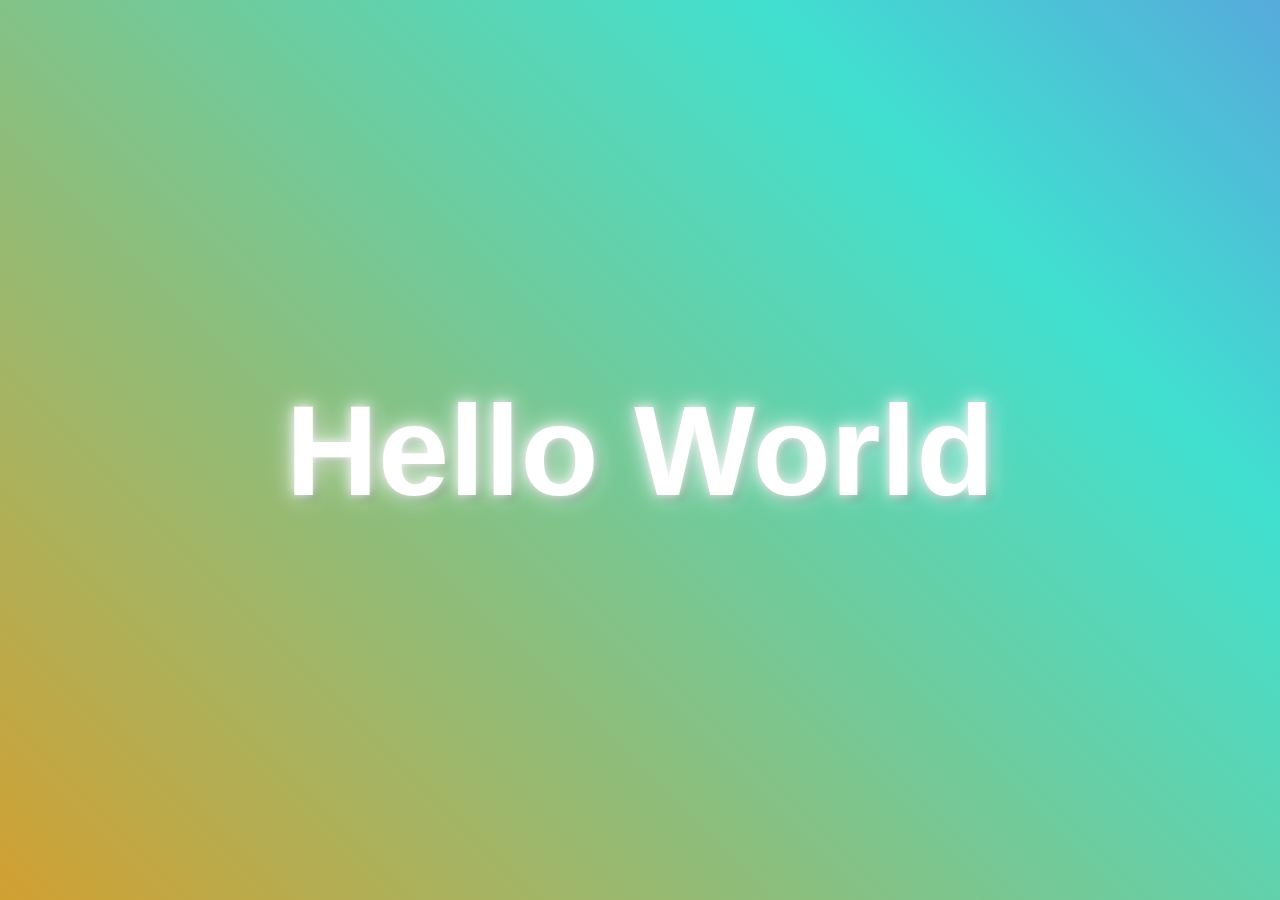
<file: index.html>
<!DOCTYPE html>
<html lang="en">
<head>
    <meta charset="UTF-8">
    <meta name="viewport" content="width=device-width, initial-scale=1.0">
    <title>Hello World</title>
    <style>
        * {
            margin: 0;
            padding: 0;
            box-sizing: border-box;
        }

        body {
            height: 100vh;
            display: flex;
            justify-content: center;
            align-items: center;
            font-family: 'Arial', sans-serif;
            background: linear-gradient(
                45deg,
                #ff0080,
                #ff8c00,
                #40e0d0,
                #9d00ff,
                #ff0080
            );
            background-size: 400% 400%;
            animation: gradientShift 8s ease infinite;
        }

        @keyframes gradientShift {
            0% {
                background-position: 0% 50%;
            }
            50% {
                background-position: 100% 50%;
            }
            100% {
                background-position: 0% 50%;
            }
        }

        h1 {
            font-size: 8rem;
            font-weight: bold;
            color: white;
            text-shadow: 
                0 0 10px rgba(255, 255, 255, 0.8),
                0 0 20px rgba(255, 255, 255, 0.6),
                0 0 30px rgba(255, 255, 255, 0.4),
                4px 4px 8px rgba(0, 0, 0, 0.3);
            text-align: center;
            animation: pulse 2s ease-in-out infinite;
        }

        @keyframes pulse {
            0%, 100% {
                transform: scale(1);
            }
            50% {
                transform: scale(1.05);
            }
        }

        @media (max-width: 768px) {
            h1 {
                font-size: 4rem;
            }
        }

        @media (max-width: 480px) {
            h1 {
                font-size: 3rem;
            }
        }
    </style>
</head>
<body>
    <h1>Hello World</h1>
</body>
</html>
</file>
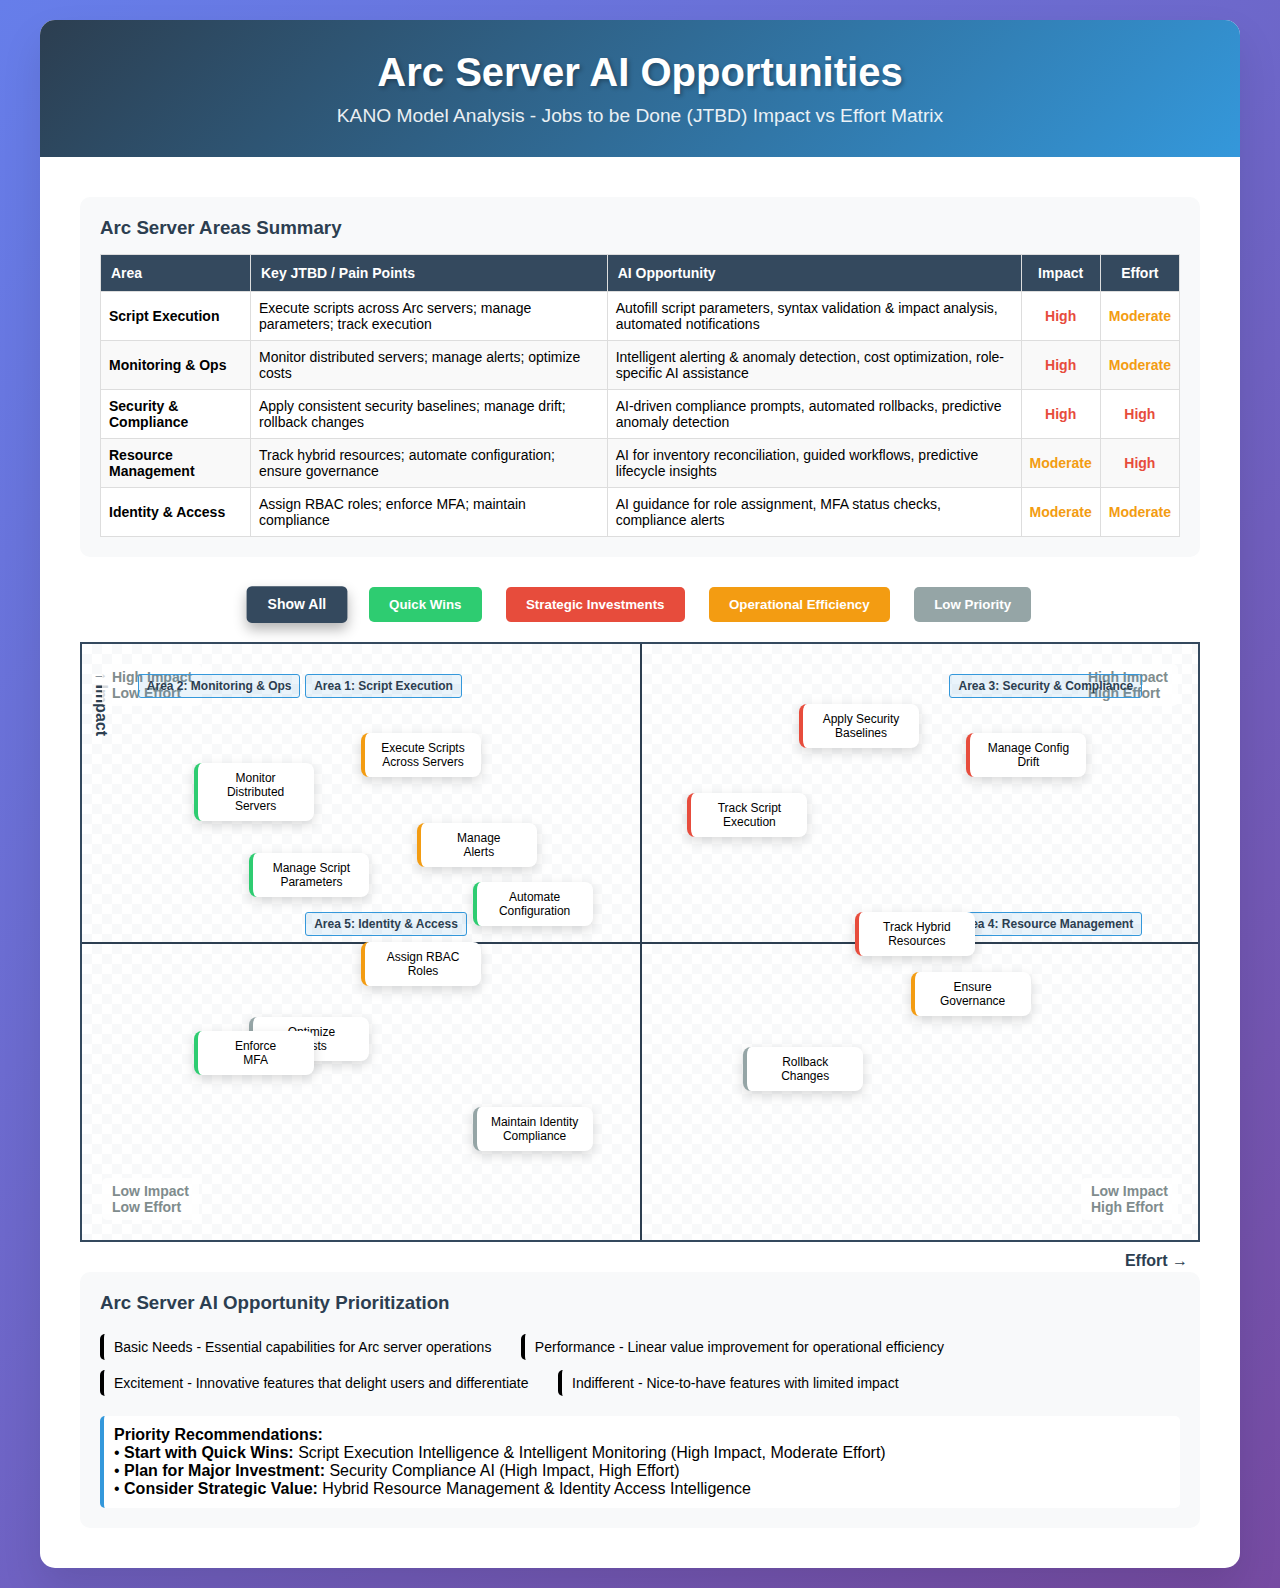
<file: arc-server-kano-model.html>
<!DOCTYPE html>
<html lang="en">
<head>
    <meta charset="UTF-8">
    <meta name="viewport" content="width=device-width, initial-scale=1.0">
    <title>Arc Server AI Opportunities - KANO Model</title>
    <style>
        * {
            margin: 0;
            padding: 0;
            box-sizing: border-box;
        }

        body {
            font-family: 'Segoe UI', Tahoma, Geneva, Verdana, sans-serif;
            background: linear-gradient(135deg, #667eea 0%, #764ba2 100%);
            min-height: 100vh;
            padding: 20px;
        }

        .container {
            max-width: 1200px;
            margin: 0 auto;
            background: white;
            border-radius: 15px;
            box-shadow: 0 20px 40px rgba(0, 0, 0, 0.1);
            overflow: hidden;
        }

        .header {
            background: linear-gradient(135deg, #2c3e50 0%, #3498db 100%);
            color: white;
            padding: 30px;
            text-align: center;
        }

        .header h1 {
            font-size: 2.5em;
            margin-bottom: 10px;
            text-shadow: 2px 2px 4px rgba(0, 0, 0, 0.3);
        }

        .header p {
            font-size: 1.2em;
            opacity: 0.9;
        }

        .chart-container {
            padding: 40px;
            position: relative;
        }

        .kano-chart {
            width: 100%;
            height: 600px;
            border: 2px solid #34495e;
            position: relative;
            background: linear-gradient(45deg, #f8f9fa 25%, transparent 25%),
                        linear-gradient(-45deg, #f8f9fa 25%, transparent 25%),
                        linear-gradient(45deg, transparent 75%, #f8f9fa 75%),
                        linear-gradient(-45deg, transparent 75%, #f8f9fa 75%);
            background-size: 20px 20px;
            background-position: 0 0, 0 10px, 10px -10px, -10px 0px;
        }

        .axis {
            position: absolute;
            background: #2c3e50;
        }

        .x-axis {
            width: 100%;
            height: 2px;
            top: 50%;
            left: 0;
        }

        .y-axis {
            width: 2px;
            height: 100%;
            left: 50%;
            top: 0;
        }

        .axis-label {
            position: absolute;
            font-weight: bold;
            font-size: 16px;
            color: #2c3e50;
        }

        .x-label {
            bottom: -30px;
            right: 10px;
        }

        .y-label {
            top: 10px;
            left: 10px;
            transform: rotate(90deg);
            transform-origin: left bottom;
        }

        .quadrant-label {
            position: absolute;
            font-weight: bold;
            font-size: 14px;
            color: #7f8c8d;
            background: rgba(255, 255, 255, 0.8);
            padding: 5px 10px;
            border-radius: 5px;
        }

        .q1 { top: 20px; right: 20px; }
        .q2 { top: 20px; left: 20px; }
        .q3 { bottom: 20px; left: 20px; }
        .q4 { bottom: 20px; right: 20px; }

        .opportunity {
            position: absolute;
            width: 120px;
            padding: 8px;
            background: white;
            border-radius: 8px;
            box-shadow: 0 4px 12px rgba(0, 0, 0, 0.15);
            cursor: pointer;
            transition: all 0.3s ease;
            font-size: 12px;
            text-align: center;
            border-left: 4px solid;
        }

        .opportunity:hover {
            transform: scale(1.1);
            box-shadow: 0 8px 25px rgba(0, 0, 0, 0.25);
            z-index: 10;
        }

        .quick-win { border-left-color: #2ecc71; }
        .strategic { border-left-color: #e74c3c; }
        .operational { border-left-color: #f39c12; }
        .low-priority { border-left-color: #95a5a6; }

        .legend {
            margin-top: 30px;
            padding: 20px;
            background: #f8f9fa;
            border-radius: 10px;
        }

        .legend h3 {
            margin-bottom: 15px;
            color: #2c3e50;
        }

        .legend-item {
            display: inline-block;
            margin: 5px 15px 5px 0;
            padding: 5px 10px;
            border-radius: 5px;
            font-size: 14px;
            border-left: 4px solid;
        }

        .legend-item.quick-win { border-left-color: #2ecc71; background: rgba(46, 204, 113, 0.1); }
        .legend-item.strategic { border-left-color: #e74c3c; background: rgba(231, 76, 60, 0.1); }
        .legend-item.operational { border-left-color: #f39c12; background: rgba(243, 156, 18, 0.1); }
        .legend-item.low-priority { border-left-color: #95a5a6; background: rgba(149, 165, 166, 0.1); }

        .controls {
            margin-bottom: 20px;
            text-align: center;
        }

        .control-btn {
            margin: 0 10px;
            padding: 10px 20px;
            color: white;
            border: none;
            border-radius: 5px;
            cursor: pointer;
            transition: all 0.3s ease;
            font-weight: bold;
        }

        .control-btn:nth-child(1) { background: #34495e; } /* Show All - Dark blue */
        .control-btn:nth-child(2) { background: #2ecc71; } /* Quick Wins - Green */
        .control-btn:nth-child(3) { background: #e74c3c; } /* Strategic - Red */
        .control-btn:nth-child(4) { background: #f39c12; } /* Operational - Orange */
        .control-btn:nth-child(5) { background: #95a5a6; } /* Low Priority - Gray */

        .control-btn:hover {
            transform: translateY(-2px);
            box-shadow: 0 4px 8px rgba(0, 0, 0, 0.2);
        }

        .control-btn.active {
            transform: scale(1.05);
            box-shadow: 0 6px 12px rgba(0, 0, 0, 0.3);
        }

        .control-btn:nth-child(1):hover { background: #2c3e50; }
        .control-btn:nth-child(2):hover { background: #27ae60; }
        .control-btn:nth-child(3):hover { background: #c0392b; }
        .control-btn:nth-child(4):hover { background: #e67e22; }
        .control-btn:nth-child(5):hover { background: #7f8c8d; }

        .tooltip {
            position: absolute;
            background: #2c3e50;
            color: white;
            padding: 10px;
            border-radius: 5px;
            font-size: 12px;
            max-width: 200px;
            z-index: 1000;
            display: none;
            box-shadow: 0 4px 12px rgba(0, 0, 0, 0.3);
        }

        .area-label {
            position: absolute;
            font-weight: bold;
            font-size: 12px;
            color: #2c3e50;
            background: rgba(52, 152, 219, 0.1);
            padding: 4px 8px;
            border-radius: 3px;
            border: 1px solid #3498db;
            cursor: pointer;
            transition: all 0.3s ease;
        }

        .area-label:hover {
            background: rgba(52, 152, 219, 0.2);
            transform: scale(1.05);
        }

        .area-label.active {
            background: #3498db;
            color: white;
            box-shadow: 0 4px 12px rgba(52, 152, 219, 0.4);
        }

        .area1 { top: 5%; left: 20%; }
        .area2 { top: 5%; left: 5%; }
        .area3 { top: 5%; right: 5%; }
        .area4 { top: 45%; right: 5%; }
        .area5 { top: 45%; left: 20%; }

        .opportunity.highlighted {
            transform: scale(1.1);
            box-shadow: 0 8px 25px rgba(0, 0, 0, 0.3);
            z-index: 100;
        }

        .opportunity.dimmed {
            opacity: 0.2;
            transform: scale(0.9);
        }

        .drill-down-modal {
            position: fixed;
            top: 0;
            left: 0;
            width: 100%;
            height: 100%;
            background: rgba(0, 0, 0, 0.8);
            display: none;
            z-index: 2000;
            justify-content: center;
            align-items: center;
        }

        .drill-down-content {
            background: white;
            border-radius: 15px;
            max-width: 800px;
            max-height: 90vh;
            overflow-y: auto;
            box-shadow: 0 20px 40px rgba(0, 0, 0, 0.3);
            position: relative;
        }

        .drill-down-header {
            background: linear-gradient(135deg, #2c3e50 0%, #3498db 100%);
            color: white;
            padding: 20px;
            border-radius: 15px 15px 0 0;
        }

        .drill-down-body {
            padding: 30px;
        }

        .close-btn {
            position: absolute;
            top: 15px;
            right: 20px;
            background: rgba(255, 255, 255, 0.2);
            border: none;
            color: white;
            font-size: 28px;
            cursor: pointer;
            width: 35px;
            height: 35px;
            border-radius: 50%;
            display: flex;
            align-items: center;
            justify-content: center;
            transition: background 0.3s ease;
            z-index: 2001;
        }

        .close-btn:hover {
            background: rgba(255, 255, 255, 0.4);
            transform: scale(1.1);
        }

        .scenario-section {
            margin-bottom: 25px;
            padding: 20px;
            border-radius: 8px;
            border-left: 4px solid #3498db;
        }

        .scenario-section h4 {
            color: #2c3e50;
            margin-bottom: 15px;
            font-size: 18px;
        }

        .scenario-item {
            background: #f8f9fa;
            padding: 15px;
            margin: 10px 0;
            border-radius: 5px;
            border-left: 3px solid #3498db;
        }

        .scenario-item h5 {
            color: #2c3e50;
            margin-bottom: 8px;
            font-size: 14px;
            font-weight: bold;
        }

        .scenario-item p {
            color: #5a6c7d;
            font-size: 13px;
            line-height: 1.4;
            margin: 0;
        }

        .current-usage {
            background: #e8f5e8;
            border-left-color: #2ecc71;
        }

        .ai-opportunity {
            background: #fff3cd;
            border-left-color: #f39c12;
        }

        .future-scenario {
            background: #e3f2fd;
            border-left-color: #2196f3;
        }
    </style>
</head>
<body>
    <div class="container">
        <div class="header">
            <h1>Arc Server AI Opportunities</h1>
            <p>KANO Model Analysis - Jobs to be Done (JTBD) Impact vs Effort Matrix</p>
        </div>

        <div class="chart-container">
            <!-- Summary Table -->
            <div style="background: #f8f9fa; padding: 20px; margin-bottom: 30px; border-radius: 10px;">
                <h3 style="color: #2c3e50; margin-bottom: 15px;">Arc Server Areas Summary</h3>
                <table style="width: 100%; border-collapse: collapse; font-size: 14px;">
                    <thead>
                        <tr style="background: #34495e; color: white;">
                            <th style="padding: 10px; text-align: left; border: 1px solid #ddd;">Area</th>
                            <th style="padding: 10px; text-align: left; border: 1px solid #ddd;">Key JTBD / Pain Points</th>
                            <th style="padding: 10px; text-align: left; border: 1px solid #ddd;">AI Opportunity</th>
                            <th style="padding: 10px; text-align: center; border: 1px solid #ddd;">Impact</th>
                            <th style="padding: 10px; text-align: center; border: 1px solid #ddd;">Effort</th>
                        </tr>
                    </thead>
                    <tbody>
                        <tr style="background: white;">
                            <td style="padding: 8px; border: 1px solid #ddd; font-weight: bold;">Script Execution</td>
                            <td style="padding: 8px; border: 1px solid #ddd;">Execute scripts across Arc servers; manage parameters; track execution</td>
                            <td style="padding: 8px; border: 1px solid #ddd;">Autofill script parameters, syntax validation & impact analysis, automated notifications</td>
                            <td style="padding: 8px; border: 1px solid #ddd; text-align: center; color: #e74c3c; font-weight: bold;">High</td>
                            <td style="padding: 8px; border: 1px solid #ddd; text-align: center; color: #f39c12; font-weight: bold;">Moderate</td>
                        </tr>
                        <tr style="background: #f9f9f9;">
                            <td style="padding: 8px; border: 1px solid #ddd; font-weight: bold;">Monitoring & Ops</td>
                            <td style="padding: 8px; border: 1px solid #ddd;">Monitor distributed servers; manage alerts; optimize costs</td>
                            <td style="padding: 8px; border: 1px solid #ddd;">Intelligent alerting & anomaly detection, cost optimization, role-specific AI assistance</td>
                            <td style="padding: 8px; border: 1px solid #ddd; text-align: center; color: #e74c3c; font-weight: bold;">High</td>
                            <td style="padding: 8px; border: 1px solid #ddd; text-align: center; color: #f39c12; font-weight: bold;">Moderate</td>
                        </tr>
                        <tr style="background: white;">
                            <td style="padding: 8px; border: 1px solid #ddd; font-weight: bold;">Security & Compliance</td>
                            <td style="padding: 8px; border: 1px solid #ddd;">Apply consistent security baselines; manage drift; rollback changes</td>
                            <td style="padding: 8px; border: 1px solid #ddd;">AI-driven compliance prompts, automated rollbacks, predictive anomaly detection</td>
                            <td style="padding: 8px; border: 1px solid #ddd; text-align: center; color: #e74c3c; font-weight: bold;">High</td>
                            <td style="padding: 8px; border: 1px solid #ddd; text-align: center; color: #e74c3c; font-weight: bold;">High</td>
                        </tr>
                        <tr style="background: #f9f9f9;">
                            <td style="padding: 8px; border: 1px solid #ddd; font-weight: bold;">Resource Management</td>
                            <td style="padding: 8px; border: 1px solid #ddd;">Track hybrid resources; automate configuration; ensure governance</td>
                            <td style="padding: 8px; border: 1px solid #ddd;">AI for inventory reconciliation, guided workflows, predictive lifecycle insights</td>
                            <td style="padding: 8px; border: 1px solid #ddd; text-align: center; color: #f39c12; font-weight: bold;">Moderate</td>
                            <td style="padding: 8px; border: 1px solid #ddd; text-align: center; color: #e74c3c; font-weight: bold;">High</td>
                        </tr>
                        <tr style="background: white;">
                            <td style="padding: 8px; border: 1px solid #ddd; font-weight: bold;">Identity & Access</td>
                            <td style="padding: 8px; border: 1px solid #ddd;">Assign RBAC roles; enforce MFA; maintain compliance</td>
                            <td style="padding: 8px; border: 1px solid #ddd;">AI guidance for role assignment, MFA status checks, compliance alerts</td>
                            <td style="padding: 8px; border: 1px solid #ddd; text-align: center; color: #f39c12; font-weight: bold;">Moderate</td>
                            <td style="padding: 8px; border: 1px solid #ddd; text-align: center; color: #f39c12; font-weight: bold;">Moderate</td>
                        </tr>
                    </tbody>
                </table>
            </div>
            <div class="controls">
                <button class="control-btn active" onclick="showAll()">Show All</button>
                <button class="control-btn" onclick="filterByType('quick-win')">Quick Wins</button>
                <button class="control-btn" onclick="filterByType('strategic')">Strategic Investments</button>
                <button class="control-btn" onclick="filterByType('operational')">Operational Efficiency</button>
                <button class="control-btn" onclick="filterByType('low-priority')">Low Priority</button>
            </div>

            <div class="kano-chart" id="kanoChart">
                <!-- Axes -->
                <div class="axis x-axis"></div>
                <div class="axis y-axis"></div>
                
                <!-- Axis Labels -->
                <div class="axis-label x-label">Effort →</div>
                <div class="axis-label y-label">↑ Impact</div>
                
                <!-- Quadrant Labels -->
                <div class="quadrant-label q1">High Impact<br>High Effort</div>
                <div class="quadrant-label q2">High Impact<br>Low Effort</div>
                <div class="quadrant-label q3">Low Impact<br>Low Effort</div>
                <div class="quadrant-label q4">Low Impact<br>High Effort</div>

                <!-- Arc Server Area Labels -->
                <div class="area-label area1" data-area="area1">Area 1: Script Execution</div>
                <div class="area-label area2" data-area="area2">Area 2: Monitoring & Ops</div>
                <div class="area-label area3" data-area="area3">Area 3: Security & Compliance</div>
                <div class="area-label area4" data-area="area4">Area 4: Resource Management</div>
                <div class="area-label area5" data-area="area5">Area 5: Identity & Access</div>

                <!-- Area Highlight Boxes - Updated to span multiple quadrants -->
                <div class="area-highlight-box" id="highlight-area1" style="top: 10%; left: 10%; width: 45%; height: 35%;"></div>
                <div class="area-highlight-box" id="highlight-area2" style="top: 15%; left: 5%; width: 35%; height: 65%;"></div>
                <div class="area-highlight-box" id="highlight-area3" style="top: 5%; right: 5%; width: 35%; height: 75%;"></div>
                <div class="area-highlight-box" id="highlight-area4" style="top: 35%; left: 30%; width: 50%; height: 45%;"></div>
                <div class="area-highlight-box" id="highlight-area5" style="top: 45%; left: 5%; width: 45%; height: 50%;"></div>

                <!-- Arc Server Area 1: Script Execution - Distributed across quadrants -->
                <div class="opportunity operational" style="top: 15%; left: 25%;" data-area="area1"
                     data-title="Execute Scripts Across Arc Servers" 
                     data-description="Area: Script Execution | JTBD: Execute scripts across Arc servers | AI: Autofill script parameters based on context and history | High Impact, Moderate Effort">
                    Execute Scripts<br>Across Servers
                </div>

                <div class="opportunity quick-win" style="top: 35%; left: 15%;" data-area="area1"
                     data-title="Manage Script Parameters" 
                     data-description="Area: Script Execution | JTBD: Manage parameters efficiently | AI: Intelligent parameter suggestions and validation | High Impact, Low Effort - Quick Win">
                    Manage Script<br>Parameters
                </div>

                <div class="opportunity strategic" style="top: 25%; right: 35%;" data-area="area1"
                     data-title="Track Script Execution" 
                     data-description="Area: Script Execution | JTBD: Track execution status and results | AI: Automated notifications and impact analysis | High Impact, High Effort - Complex tracking">
                    Track Script<br>Execution
                </div>

                <!-- Arc Server Area 2: Monitoring & Operations - Mixed positioning -->
                <div class="opportunity quick-win" style="top: 20%; left: 10%;" data-area="area2"
                     data-title="Monitor Distributed Servers" 
                     data-description="Area: Monitoring & Ops | JTBD: Monitor distributed servers effectively | AI: Intelligent anomaly detection and alerting | High Impact, Low Effort - Leverages existing telemetry">
                    Monitor Distributed<br>Servers
                </div>

                <div class="opportunity operational" style="top: 30%; left: 30%;" data-area="area2"
                     data-title="Manage Alerts" 
                     data-description="Area: Monitoring & Ops | JTBD: Manage alerts efficiently | AI: Smart alert prioritization and noise reduction | High Impact, Moderate Effort">
                    Manage<br>Alerts
                </div>

                <div class="opportunity low-priority" style="bottom: 30%; left: 15%;" data-area="area2"
                     data-title="Optimize Costs" 
                     data-description="Area: Monitoring & Ops | JTBD: Optimize operational costs | AI: Cost optimization recommendations | Low Impact, Low Effort - Basic recommendations">
                    Optimize<br>Costs
                </div>

                <!-- Arc Server Area 3: Security & Compliance - High effort but varied impact -->
                <div class="opportunity strategic" style="top: 10%; right: 25%;" data-area="area3"
                     data-title="Apply Security Baselines" 
                     data-description="Area: Security & Compliance | JTBD: Apply consistent security baselines | AI: AI-driven compliance prompts | High Impact, High Effort - Critical security requirement">
                    Apply Security<br>Baselines
                </div>

                <div class="opportunity strategic" style="top: 15%; right: 10%;" data-area="area3"
                     data-title="Manage Configuration Drift" 
                     data-description="Area: Security & Compliance | JTBD: Manage drift and maintain consistency | AI: Predictive anomaly detection | High Impact, High Effort - Complex detection">
                    Manage Config<br>Drift
                </div>

                <div class="opportunity low-priority" style="bottom: 25%; right: 30%;" data-area="area3"
                     data-title="Rollback Changes" 
                     data-description="Area: Security & Compliance | JTBD: Rollback changes when needed | AI: Automated rollbacks | Low Impact, High Effort - Edge case handling">
                    Rollback<br>Changes
                </div>

                <!-- Arc Server Area 4: Resource Management - Strategic spread -->
                <div class="opportunity strategic" style="top: 45%; right: 20%;" data-area="area4"
                     data-title="Track Hybrid Resources" 
                     data-description="Area: Resource Management | JTBD: Track hybrid resources across environments | AI: AI for inventory reconciliation | High Impact, High Effort - Complex discovery">
                    Track Hybrid<br>Resources
                </div>

                <div class="opportunity quick-win" style="top: 40%; left: 35%;" data-area="area4"
                     data-title="Automate Configuration" 
                     data-description="Area: Resource Management | JTBD: Automate configuration processes | AI: Guided workflows for onboarding | High Impact, Low Effort - Template-based automation">
                    Automate<br>Configuration
                </div>

                <div class="opportunity operational" style="top: 55%; right: 15%;" data-area="area4"
                     data-title="Ensure Governance" 
                     data-description="Area: Resource Management | JTBD: Ensure governance and compliance | AI: Predictive lifecycle insights | Moderate Impact, High Effort - Policy enforcement">
                    Ensure<br>Governance
                </div>

                <!-- Arc Server Area 5: Identity & Access - Balanced distribution -->
                <div class="opportunity operational" style="top: 50%; left: 25%;" data-area="area5"
                     data-title="Assign RBAC Roles" 
                     data-description="Area: Identity & Access | JTBD: Assign RBAC roles appropriately | AI: AI guidance for role assignment | Moderate Impact, Moderate Effort">
                    Assign RBAC<br>Roles
                </div>

                <div class="opportunity quick-win" style="top: 65%; left: 10%;" data-area="area5"
                     data-title="Enforce MFA" 
                     data-description="Area: Identity & Access | JTBD: Enforce MFA policies | AI: MFA status checks | High Impact, Low Effort - Policy automation">
                    Enforce<br>MFA
                </div>

                <div class="opportunity low-priority" style="bottom: 15%; left: 35%;" data-area="area5"
                     data-title="Maintain Identity Compliance" 
                     data-description="Area: Identity & Access | JTBD: Maintain compliance standards | AI: Compliance alerts | Low Impact, Low Effort - Automated reporting">
                    Maintain Identity<br>Compliance
                </div>
            </div>

            <div class="legend">
                <h3>Arc Server AI Opportunity Prioritization</h3>
                <div class="legend-item basic">Basic Needs - Essential capabilities for Arc server operations</div>
                <div class="legend-item performance">Performance - Linear value improvement for operational efficiency</div>
                <div class="legend-item excitement">Excitement - Innovative features that delight users and differentiate</div>
                <div class="legend-item indifferent">Indifferent - Nice-to-have features with limited impact</div>
                
                <div style="margin-top: 15px; padding: 10px; background: white; border-radius: 5px; border-left: 4px solid #3498db;">
                    <strong>Priority Recommendations:</strong><br>
                    • <strong>Start with Quick Wins:</strong> Script Execution Intelligence & Intelligent Monitoring (High Impact, Moderate Effort)<br>
                    • <strong>Plan for Major Investment:</strong> Security Compliance AI (High Impact, High Effort)<br>
                    • <strong>Consider Strategic Value:</strong> Hybrid Resource Management & Identity Access Intelligence
                </div>
            </div>
        </div>
    </div>

    <div class="tooltip" id="tooltip"></div>

    <!-- Drill-down Modal -->
    <div class="drill-down-modal" id="drillDownModal">
        <div class="drill-down-content">
            <div class="drill-down-header">
                <button class="close-btn" onclick="closeDrillDown()">&times;</button>
                <h2 id="modalTitle">Opportunity Details</h2>
                <p id="modalSubtitle">Detailed analysis and scenarios</p>
            </div>
            <div class="drill-down-body" id="modalBody">
                <!-- Content will be populated dynamically -->
            </div>
        </div>
    </div>

    <script>
        const opportunities = document.querySelectorAll('.opportunity');
        const tooltip = document.getElementById('tooltip');
        const areaLabels = document.querySelectorAll('.area-label');
        let currentFilter = 'all';
        let currentAreaHighlight = null;

        // Area highlighting functionality
        function highlightArea(areaId) {
            // Clear previous highlights
            clearAreaHighlight();
            
            if (currentAreaHighlight === areaId) {
                // If clicking the same area, clear highlight
                currentAreaHighlight = null;
                return;
            }
            
            currentAreaHighlight = areaId;
            
            // Highlight the area label
            const areaLabel = document.querySelector(`[data-area="${areaId}"]`);
            if (areaLabel) {
                areaLabel.classList.add('active');
            }
            
            // Show area highlight box
            const highlightBox = document.getElementById(`highlight-${areaId}`);
            if (highlightBox) {
                highlightBox.style.display = 'block';
            }
            
            // Highlight relevant opportunities and dim others
            opportunities.forEach(opp => {
                const oppArea = opp.getAttribute('data-area');
                if (oppArea === areaId) {
                    opp.classList.add('highlighted');
                    opp.classList.remove('dimmed');
                } else {
                    opp.classList.add('dimmed');
                    opp.classList.remove('highlighted');
                }
            });
            
            // Update the legend with area-specific information
            updateAreaInfo(areaId);
        }
        
        function clearAreaHighlight() {
            // Remove active state from all area labels
            areaLabels.forEach(label => label.classList.remove('active'));
            
            // Hide all highlight boxes
            document.querySelectorAll('.area-highlight-box').forEach(box => {
                box.style.display = 'none';
            });
            
            // Remove highlighting from all opportunities
            opportunities.forEach(opp => {
                opp.classList.remove('highlighted', 'dimmed');
            });
            
            // Reset legend
            resetAreaInfo();
        }
        
        function updateAreaInfo(areaId) {
            const areaInfo = {
                'area1': {
                    name: 'Script Execution',
                    description: 'Mixed positioning - Core execution is moderate effort, parameter management is a quick win, but comprehensive tracking requires high effort',
                    jobs: ['Execute scripts (High Impact, Moderate Effort)', 'Manage parameters (High Impact, Low Effort - Quick Win)', 'Track execution (High Impact, High Effort - Complex)']
                },
                'area2': {
                    name: 'Monitoring & Operations', 
                    description: 'Varied impact and effort - Monitoring leverages existing data (quick win), alert management needs effort, cost optimization has limited impact',
                    jobs: ['Monitor servers (High Impact, Low Effort - Quick Win)', 'Manage alerts (High Impact, Moderate Effort)', 'Optimize costs (Low Impact, Low Effort)']
                },
                'area3': {
                    name: 'Security & Compliance',
                    description: 'High effort area with varied impact - Security baselines and drift management are critical, but rollback automation has limited value',
                    jobs: ['Apply baselines (High Impact, High Effort - Critical)', 'Manage drift (High Impact, High Effort - Complex)', 'Rollback changes (Low Impact, High Effort - Edge case)']
                },
                'area4': {
                    name: 'Resource Management',
                    description: 'Strategic mix - Resource tracking is complex, configuration automation can be template-based (easier), governance requires ongoing effort',
                    jobs: ['Track resources (High Impact, High Effort - Complex discovery)', 'Automate config (High Impact, Low Effort - Template-based)', 'Ensure governance (Moderate Impact, High Effort)']
                },
                'area5': {
                    name: 'Identity & Access',
                    description: 'Balanced distribution - RBAC assignment needs judgment, MFA enforcement can be automated, compliance monitoring is routine',
                    jobs: ['Assign RBAC (Moderate Impact, Moderate Effort)', 'Enforce MFA (High Impact, Low Effort - Policy automation)', 'Maintain compliance (Low Impact, Low Effort - Automated reporting)']
                }
            };
            
            const info = areaInfo[areaId];
            if (info) {
                const legend = document.querySelector('.legend');
                const jobsList = info.jobs.map(job => `• ${job}`).join('<br>');
                legend.innerHTML = `
                    <h3>Focus Area: ${info.name}</h3>
                    <div style="background: white; padding: 15px; border-radius: 5px; border-left: 4px solid #3498db; margin-bottom: 15px;">
                        <strong>Strategy:</strong> ${info.description}
                    </div>
                    <div style="background: #f8f9fa; padding: 15px; border-radius: 5px;">
                        <strong>Key Jobs to be Done:</strong><br>
                        ${jobsList}
                    </div>
                    <div style="margin-top: 15px; text-align: center;">
                        <button onclick="clearAreaHighlight()" style="padding: 8px 16px; background: #95a5a6; color: white; border: none; border-radius: 5px; cursor: pointer;">
                            Clear Highlight
                        </button>
                    </div>
                `;
            }
        }
        
        function resetAreaInfo() {
            const legend = document.querySelector('.legend');
            legend.innerHTML = `
                <h3>Arc Server AI Opportunity Prioritization</h3>
                <div class="legend-item quick-win">Quick Wins - High impact, low effort opportunities for immediate implementation</div>
                <div class="legend-item strategic">Strategic Investments - High impact, high effort projects requiring significant planning</div>
                <div class="legend-item operational">Operational Efficiency - Moderate impact improvements to daily operations</div>
                <div class="legend-item low-priority">Low Priority - Limited impact initiatives that can be deferred</div>
                
                <div style="margin-top: 15px; padding: 10px; background: white; border-radius: 5px; border-left: 4px solid #3498db;">
                    <strong>Interactive Features:</strong><br>
                    • <strong>Click area labels</strong> to highlight specific Arc Server areas and their jobs to be done<br>
                    • <strong>Hover opportunities</strong> for detailed descriptions<br>
                    • <strong>Use filters</strong> to focus on implementation priority
                </div>
                
                <div style="margin-top: 15px; padding: 10px; background: white; border-radius: 5px; border-left: 4px solid #2ecc71;">
                    <strong>Implementation Roadmap:</strong><br>
                    • <strong>Phase 1 (0-6 months):</strong> <span style="color: #2ecc71; font-weight: bold;">Quick Wins</span> - Parameter management, MFA enforcement, server monitoring<br>
                    • <strong>Phase 2 (6-18 months):</strong> <span style="color: #f39c12; font-weight: bold;">Operational Efficiency</span> - Alert management, RBAC assignment, governance<br>
                    • <strong>Phase 3 (18+ months):</strong> <span style="color: #e74c3c; font-weight: bold;">Strategic Investments</span> - Security compliance, resource tracking, execution tracking
                </div>
            `;
        }

        // Add hover events for tooltips
        opportunities.forEach(opp => {
            opp.addEventListener('mouseenter', (e) => {
                const title = e.target.getAttribute('data-title');
                const description = e.target.getAttribute('data-description');
                tooltip.innerHTML = `<strong>${title}</strong><br>${description}`;
                tooltip.style.display = 'block';
            });

            opp.addEventListener('mousemove', (e) => {
                tooltip.style.left = e.pageX + 10 + 'px';
                tooltip.style.top = e.pageY + 10 + 'px';
            });

            opp.addEventListener('mouseleave', () => {
                tooltip.style.display = 'none';
            });
        });

        function showAll() {
            currentFilter = 'all';
            currentAreaHighlight = null;
            updateButtons();
            clearAreaHighlight();
            opportunities.forEach(opp => {
                opp.style.display = 'block';
                opp.style.opacity = '1';
            });
        }

        function filterByType(type) {
            currentFilter = type;
            currentAreaHighlight = null;
            updateButtons();
            clearAreaHighlight();
            opportunities.forEach(opp => {
                if (opp.classList.contains(type)) {
                    opp.style.display = 'block';
                    opp.style.opacity = '1';
                } else {
                    opp.style.opacity = '0.2';
                }
            });
        }

        function updateButtons() {
            const buttons = document.querySelectorAll('.control-btn');
            buttons.forEach(btn => btn.classList.remove('active'));
            
            if (currentFilter === 'all') {
                buttons[0].classList.add('active');
            } else {
                const filterButtons = {
                    'quick-win': buttons[1],
                    'strategic': buttons[2],
                    'operational': buttons[3],
                    'low-priority': buttons[4]
                };
                if (filterButtons[currentFilter]) {
                    filterButtons[currentFilter].classList.add('active');
                }
            }
        }

        // Detailed scenario data for drill-down
        const scenarioData = {
            'Monitor Distributed Servers': {
                title: 'Monitor Distributed Servers',
                subtitle: 'AI-powered monitoring and anomaly detection across Arc server infrastructure',
                scenarios: {
                    'Current Usage': [
                        {
                            title: 'Manual Log Analysis',
                            description: 'Operations teams manually review server logs, performance metrics, and health status across 100+ Arc servers daily, taking 3-4 hours per analyst.'
                        },
                        {
                            title: 'Basic Alerting Rules',
                            description: 'Simple threshold-based alerts (CPU > 80%, Memory > 90%) generate 200+ alerts daily with 60% false positives, causing alert fatigue.'
                        },
                        {
                            title: 'Reactive Problem Solving',
                            description: 'Issues are discovered after users report problems or during scheduled health checks, leading to average 45-minute MTTR.'
                        }
                    ],
                    'AI Opportunities': [
                        {
                            title: 'Intelligent Anomaly Detection',
                            description: 'ML models learn normal behavior patterns and detect subtle anomalies 30-60 minutes before traditional alerts, reducing MTTR by 70%.'
                        },
                        {
                            title: 'Predictive Health Scoring',
                            description: 'AI generates health scores for each server combining metrics, logs, and historical patterns to predict degradation 2-4 hours in advance.'
                        },
                        {
                            title: 'Smart Alert Correlation',
                            description: 'AI correlates related alerts across servers and services, reducing alert volume by 80% and grouping related issues automatically.'
                        },
                        {
                            title: 'Natural Language Insights',
                            description: 'AI summarizes complex monitoring data into plain English: "Server cluster in East region showing memory pressure due to increased batch processing workload."'
                        }
                    ],
                    'Future Scenarios': [
                        {
                            title: 'Autonomous Monitoring Assistant',
                            description: 'AI continuously monitors all Arc servers, automatically investigates anomalies, and provides context-aware recommendations to operations teams.'
                        },
                        {
                            title: 'Proactive Capacity Planning',
                            description: 'AI analyzes usage trends and predicts when servers will need scaling, automatically suggesting optimal resource allocation 1-2 weeks ahead.'
                        },
                        {
                            title: 'Self-Healing Infrastructure',
                            description: 'Advanced AI automatically resolves common issues like stuck processes, disk cleanup, and service restarts without human intervention.'
                        }
                    ]
                }
            },
            'Manage Script Parameters': {
                title: 'Manage Script Parameters',
                subtitle: 'Intelligent automation for script parameter management and validation',
                scenarios: {
                    'Current Usage': [
                        {
                            title: 'Manual Parameter Entry',
                            description: 'Administrators manually enter 20-30 parameters per script execution, referring to documentation and previous runs, taking 10-15 minutes per execution.'
                        },
                        {
                            title: 'Copy-Paste from Previous Runs',
                            description: 'Teams maintain Excel sheets or text files with parameter sets, leading to version control issues and occasional parameter mismatches.'
                        },
                        {
                            title: 'Trial-and-Error Validation',
                            description: 'Parameter validation happens during script execution, causing failures 15-20% of the time and requiring reruns with corrected parameters.'
                        }
                    ],
                    'AI Opportunities': [
                        {
                            title: 'Context-Aware Autofill',
                            description: 'AI analyzes target servers, previous successful runs, and current environment to automatically suggest optimal parameter values with 95% accuracy.'
                        },
                        {
                            title: 'Intelligent Parameter Validation',
                            description: 'Pre-execution validation using AI that understands parameter relationships, server capabilities, and potential conflicts before script runs.'
                        },
                        {
                            title: 'Smart Parameter Templates',
                            description: 'AI creates dynamic parameter templates based on server types, environments, and common use cases, reducing manual input by 80%.'
                        },
                        {
                            title: 'Natural Language Parameter Input',
                            description: 'Users describe what they want to accomplish: "Update all web servers in production to latest security patch" and AI translates to specific parameters.'
                        }
                    ],
                    'Future Scenarios': [
                        {
                            title: 'Conversational Script Management',
                            description: 'AI assistant handles entire script execution workflow through natural conversation: "Please update the database servers with last night\'s backup."'
                        },
                        {
                            title: 'Predictive Parameter Optimization',
                            description: 'AI learns from execution outcomes and continuously optimizes parameter recommendations to improve success rates and performance.'
                        },
                        {
                            title: 'Zero-Touch Parameter Management',
                            description: 'For routine operations, AI automatically determines and executes scripts with optimal parameters based on current system state and historical patterns.'
                        }
                    ]
                }
            },
            'Execute Scripts Across Servers': {
                title: 'Execute Scripts Across Arc Servers',
                subtitle: 'Streamlined script execution with AI-powered orchestration and monitoring',
                scenarios: {
                    'Current Usage': [
                        {
                            title: 'Sequential Manual Execution',
                            description: 'Administrators execute scripts one server at a time or in small batches, monitoring each execution manually. Takes 2-3 hours for 50+ servers.'
                        },
                        {
                            title: 'Custom PowerShell/Bash Scripts',
                            description: 'Teams maintain complex orchestration scripts for multi-server operations, requiring specialized knowledge and frequent debugging.'
                        },
                        {
                            title: 'Limited Execution Visibility',
                            description: 'Basic logging shows success/failure but limited insight into execution progress, resource impact, or optimization opportunities.'
                        }
                    ],
                    'AI Opportunities': [
                        {
                            title: 'Intelligent Execution Orchestration',
                            description: 'AI optimizes execution order based on server dependencies, load patterns, and resource availability to minimize impact and maximize success rate.'
                        },
                        {
                            title: 'Dynamic Batch Sizing',
                            description: 'AI adjusts batch sizes in real-time based on server performance, network conditions, and execution success rates to optimize throughput.'
                        },
                        {
                            title: 'Automated Rollback Planning',
                            description: 'AI creates rollback plans before execution and can automatically revert changes if anomalies are detected during or after script execution.'
                        },
                        {
                            title: 'Resource-Aware Scheduling',
                            description: 'AI schedules script execution during optimal windows based on server workload patterns, maintenance windows, and business impact analysis.'
                        }
                    ],
                    'Future Scenarios': [
                        {
                            title: 'Intent-Based Script Execution',
                            description: 'Users specify desired outcomes ("Ensure all servers have latest security updates") and AI automatically determines optimal execution strategy.'
                        },
                        {
                            title: 'Autonomous Execution Management',
                            description: 'AI handles complex multi-step operations across server fleets, automatically adapting to failures and optimizing execution paths in real-time.'
                        },
                        {
                            title: 'Predictive Execution Impact',
                            description: 'AI predicts execution impact on system performance and user experience, suggesting optimal timing and approach for minimal disruption.'
                        }
                    ]
                }
            }
            // Add more opportunities as needed...
        };

        // Drill-down functionality
        function showDrillDown(opportunityTitle) {
            const data = scenarioData[opportunityTitle];
            if (!data) {
                // Fallback for opportunities without detailed data
                showGenericDrillDown(opportunityTitle);
                return;
            }

            document.getElementById('modalTitle').textContent = data.title;
            document.getElementById('modalSubtitle').textContent = data.subtitle;
            
            let bodyContent = '';
            
            Object.keys(data.scenarios).forEach(sectionTitle => {
                const scenarios = data.scenarios[sectionTitle];
                const sectionClass = sectionTitle.toLowerCase().replace(' ', '-');
                
                bodyContent += `
                    <div class="scenario-section">
                        <h4>${sectionTitle}</h4>
                `;
                
                scenarios.forEach(scenario => {
                    bodyContent += `
                        <div class="scenario-item ${sectionClass}">
                            <h5>${scenario.title}</h5>
                            <p>${scenario.description}</p>
                        </div>
                    `;
                });
                
                bodyContent += '</div>';
            });
            
            document.getElementById('modalBody').innerHTML = bodyContent + `
                <div style="text-align: center; margin-top: 30px; padding-top: 20px; border-top: 1px solid #eee;">
                    <button onclick="closeDrillDown()" style="padding: 12px 24px; background: #3498db; color: white; border: none; border-radius: 5px; cursor: pointer; font-size: 16px; font-weight: bold;">
                        ← Back to Overview
                    </button>
                </div>
                <div style="margin-top: 20px; padding: 15px; background: #fff3cd; border-left: 4px solid #f39c12; border-radius: 5px; font-size: 12px;">
                    <strong>📋 Data Sources & Disclaimer:</strong><br>
                    The detailed scenarios above are <strong>synthesized examples</strong> based on common IT operations patterns and industry best practices, not specific Arc Server user research. 
                    For accurate current usage data and specific AI implementation details, please consult:
                    <ul style="margin: 8px 0; padding-left: 20px;">
                        <li>Arc Server telemetry and usage analytics</li>
                        <li>Customer feedback and support tickets</li>
                        <li>Field engineering reports and case studies</li>
                        <li>Product team user research and interviews</li>
                    </ul>
                    This visualization is intended as a <strong>strategic planning framework</strong> that should be validated with real data.
                </div>
            `;
            document.getElementById('drillDownModal').style.display = 'flex';
        }

        function showGenericDrillDown(opportunityTitle) {
            document.getElementById('modalTitle').textContent = opportunityTitle;
            document.getElementById('modalSubtitle').textContent = 'Detailed analysis coming soon';
            
            document.getElementById('modalBody').innerHTML = `
                <div class="scenario-section">
                    <h4>Analysis in Progress</h4>
                    <div class="scenario-item">
                        <h5>Detailed Scenarios</h5>
                        <p>We're currently developing detailed scenario analysis for this opportunity. Please check back soon for comprehensive current usage patterns, AI opportunities, and future scenarios.</p>
                    </div>
                    <div class="scenario-item">
                        <h5>Request Information</h5>
                        <p>If you need specific information about this opportunity, please reach out to the Arc Server AI strategy team for current research and implementation details.</p>
                    </div>
                </div>
                <div style="text-align: center; margin-top: 30px; padding-top: 20px; border-top: 1px solid #eee;">
                    <button onclick="closeDrillDown()" style="padding: 12px 24px; background: #3498db; color: white; border: none; border-radius: 5px; cursor: pointer; font-size: 16px; font-weight: bold;">
                        ← Back to Overview
                    </button>
                </div>
                <div style="margin-top: 20px; padding: 15px; background: #fff3cd; border-left: 4px solid #f39c12; border-radius: 5px; font-size: 12px;">
                    <strong>📋 Data Sources & Disclaimer:</strong><br>
                    The scenarios shown are <strong>illustrative examples</strong> based on common IT operations patterns. 
                    For specific Arc Server data and validated AI opportunities, please consult official product documentation and user research.
                </div>
            `;
            
            document.getElementById('drillDownModal').style.display = 'flex';
        }

        function closeDrillDown() {
            const modal = document.getElementById('drillDownModal');
            modal.style.display = 'none';
            console.log('Modal closed'); // Debug log
        }

        // Close modal when clicking outside
        document.getElementById('drillDownModal').addEventListener('click', (e) => {
            if (e.target.id === 'drillDownModal') {
                closeDrillDown();
            }
        });

        // Close modal with Escape key
        document.addEventListener('keydown', (e) => {
            if (e.key === 'Escape' && document.getElementById('drillDownModal').style.display === 'flex') {
                closeDrillDown();
            }
        });

        // Ensure close button works
        document.addEventListener('DOMContentLoaded', function() {
            const closeBtn = document.querySelector('.close-btn');
            if (closeBtn) {
                closeBtn.addEventListener('click', closeDrillDown);
            }
            
            // Add click events for drilling down into opportunities
            opportunities.forEach(opp => {
                opp.addEventListener('click', (e) => {
                    e.stopPropagation(); // Prevent event bubbling
                    const title = e.currentTarget.getAttribute('data-title');
                    showDrillDown(title);
                });
            });
            
            // Add click events for area labels
            const areaLabels = document.querySelectorAll('.area-label');
            areaLabels.forEach(label => {
                label.addEventListener('click', (e) => {
                    e.stopPropagation(); // Prevent event bubbling
                    const areaId = e.currentTarget.getAttribute('data-area');
                    highlightArea(areaId);
                });
            });
        });
    </script>
</body>
</html>
</file>
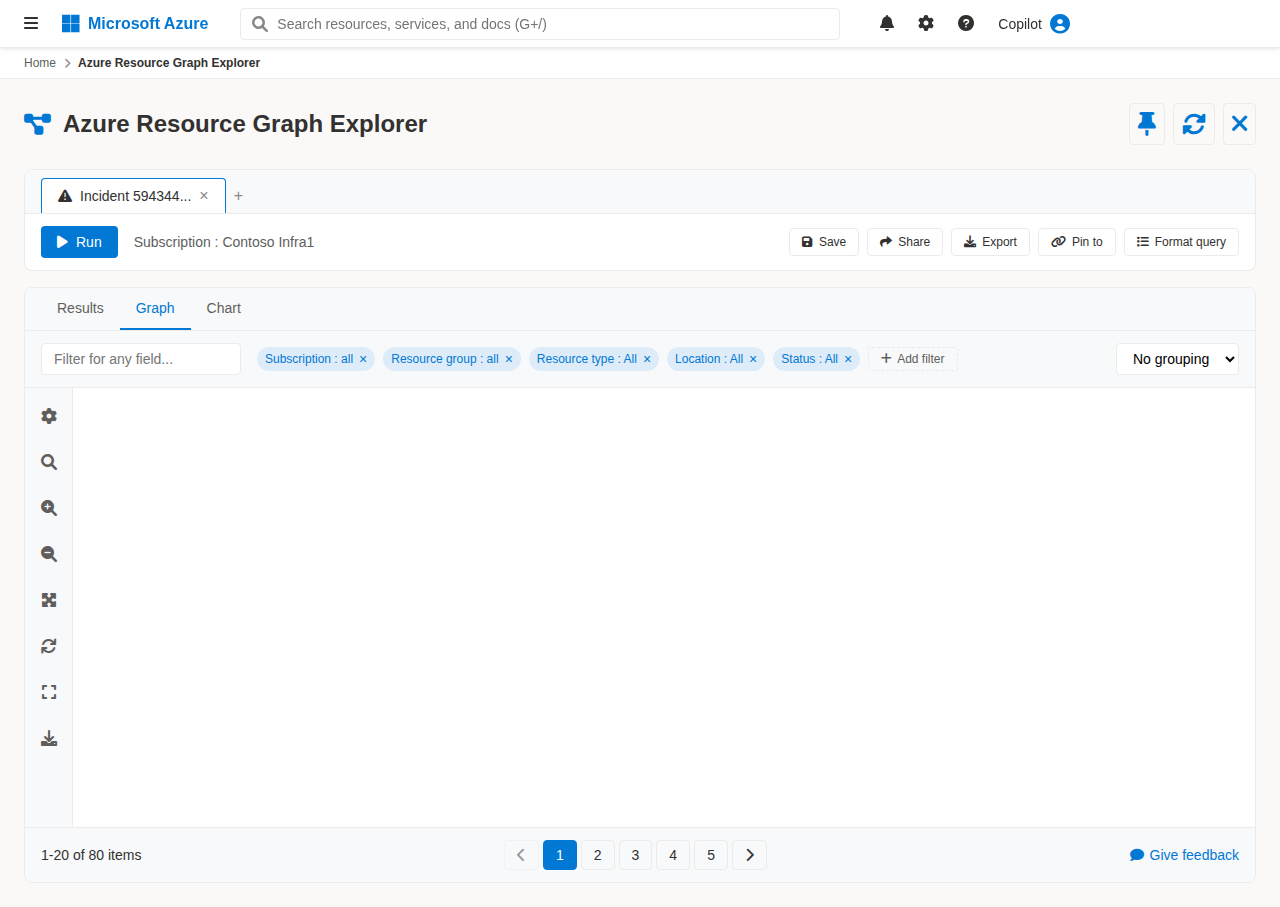
<file: azure-portal-dataviz.html>
<!DOCTYPE html>
<html lang="en">
<head>
    <meta charset="UTF-8">
    <meta name="viewport" content="width=device-width, initial-scale=1.0">
    <title>Azure Resource Graph Explorer</title>
    <link rel="stylesheet" href="styles.css">
    <script src="https://d3js.org/d3.v7.min.js"></script>
    <link rel="stylesheet" href="https://cdnjs.cloudflare.com/ajax/libs/font-awesome/6.0.0/css/all.min.css">
    <!-- Azure Portal Fluent UI Icons -->
    <link rel="stylesheet" href="https://static2.sharepointonline.com/files/fabric/office-ui-fabric-core/11.0.0/css/fabric.min.css">
</head>
<body>
    <!-- Azure Portal Header -->
    <header class="azure-header">
        <div class="header-left">
            <button class="hamburger-menu">
                <i class="fas fa-bars"></i>
            </button>
            <div class="azure-logo">
                <i class="fab fa-microsoft"></i>
                <span>Microsoft Azure</span>
            </div>
        </div>
        <div class="header-center">
            <div class="search-box">
                <i class="fas fa-search"></i>
                <input type="text" placeholder="Search resources, services, and docs (G+/)">
            </div>
        </div>
        <div class="header-right">
            <button class="header-btn">
                <i class="fas fa-bell"></i>
            </button>
            <button class="header-btn">
                <i class="fas fa-cog"></i>
            </button>
            <button class="header-btn">
                <i class="fas fa-question-circle"></i>
            </button>
            <div class="user-profile">
                <span>Copilot</span>
                <i class="fas fa-user-circle"></i>
            </div>
        </div>
    </header>

    <!-- Navigation Breadcrumb -->
    <nav class="breadcrumb">
        <span class="breadcrumb-item">Home</span>
        <i class="fas fa-chevron-right"></i>
        <span class="breadcrumb-item current">Azure Resource Graph Explorer</span>
    </nav>

    <!-- Main Content Area -->
    <main class="main-content">
        <!-- Page Header -->
        <div class="page-header">
            <div class="page-title">
                <i class="fas fa-project-diagram"></i>
                <h1>Azure Resource Graph Explorer</h1>
                <div class="header-actions">
                    <button class="btn-icon" title="Pin">
                        <i class="fas fa-thumbtack"></i>
                    </button>
                    <button class="btn-icon" title="Refresh">
                        <i class="fas fa-sync-alt"></i>
                    </button>
                    <button class="btn-icon" title="Close">
                        <i class="fas fa-times"></i>
                    </button>
                </div>
            </div>
        </div>

        <!-- Query Tab Section -->
        <div class="query-section">
            <div class="query-tabs">
                <div class="tab active">
                    <i class="fas fa-exclamation-triangle"></i>
                    <span>Incident 594344...</span>
                    <button class="tab-close">×</button>
                </div>
                <button class="tab-add">+</button>
            </div>

            <!-- Query Toolbar -->
            <div class="query-toolbar">
                <button class="btn-primary">
                    <i class="fas fa-play"></i>
                    Run
                </button>
                <span class="subscription-info">Subscription : Contoso Infra1</span>
                <div class="toolbar-actions">
                    <button class="btn-secondary">
                        <i class="fas fa-save"></i>
                        Save
                    </button>
                    <button class="btn-secondary">
                        <i class="fas fa-share"></i>
                        Share
                    </button>
                    <button class="btn-secondary">
                        <i class="fas fa-download"></i>
                        Export
                    </button>
                    <button class="btn-secondary">
                        <i class="fas fa-link"></i>
                        Pin to
                    </button>
                    <button class="btn-secondary">
                        <i class="fas fa-list"></i>
                        Format query
                    </button>
                </div>
            </div>
        </div>

        <!-- Results Section -->
        <div class="results-section">
            <div class="results-tabs">
                <button class="tab-btn">Results</button>
                <button class="tab-btn active">Graph</button>
                <button class="tab-btn">Chart</button>
            </div>

            <!-- Filters Bar -->
            <div class="filters-bar">
                <input type="text" class="filter-input" placeholder="Filter for any field...">
                <div class="filter-pills">
                    <span class="filter-pill">
                        Subscription : all
                        <button class="pill-remove">×</button>
                    </span>
                    <span class="filter-pill">
                        Resource group : all
                        <button class="pill-remove">×</button>
                    </span>
                    <span class="filter-pill">
                        Resource type : All
                        <button class="pill-remove">×</button>
                    </span>
                    <span class="filter-pill">
                        Location : All
                        <button class="pill-remove">×</button>
                    </span>
                    <span class="filter-pill">
                        Status : All
                        <button class="pill-remove">×</button>
                    </span>
                    <button class="add-filter">
                        <i class="fas fa-plus"></i>
                        Add filter
                    </button>
                </div>
                <div class="view-options">
                    <select class="grouping-select">
                        <option>No grouping</option>
                    </select>
                </div>
            </div>

            <!-- Visualization Container -->
            <div class="visualization-container">
                <div class="sidebar-controls">
                    <button class="control-btn" title="Settings">
                        <i class="fas fa-cog"></i>
                    </button>
                    <button class="control-btn" title="Search">
                        <i class="fas fa-search"></i>
                    </button>
                    <button class="control-btn" title="Zoom In">
                        <i class="fas fa-search-plus"></i>
                    </button>
                    <button class="control-btn" title="Zoom Out">
                        <i class="fas fa-search-minus"></i>
                    </button>
                    <button class="control-btn" title="Fit to Screen">
                        <i class="fas fa-expand-arrows-alt"></i>
                    </button>
                    <button class="control-btn" title="Reset View">
                        <i class="fas fa-sync"></i>
                    </button>
                    <button class="control-btn" title="Fullscreen">
                        <i class="fas fa-expand"></i>
                    </button>
                    <button class="control-btn" title="Download">
                        <i class="fas fa-download"></i>
                    </button>
                </div>
                <div id="graph-container"></div>
            </div>

            <!-- Results Footer -->
            <div class="results-footer">
                <span class="item-count">1-20 of 80 items</span>
                <div class="pagination">
                    <button class="page-btn" disabled>
                        <i class="fas fa-chevron-left"></i>
                    </button>
                    <button class="page-btn current">1</button>
                    <button class="page-btn">2</button>
                    <button class="page-btn">3</button>
                    <button class="page-btn">4</button>
                    <button class="page-btn">5</button>
                    <button class="page-btn">
                        <i class="fas fa-chevron-right"></i>
                    </button>
                </div>
                <button class="feedback-btn">
                    <i class="fas fa-comment"></i>
                    Give feedback
                </button>
            </div>
        </div>
    </main>

    <script src="script.js"></script>
</body>
</html>
</file>
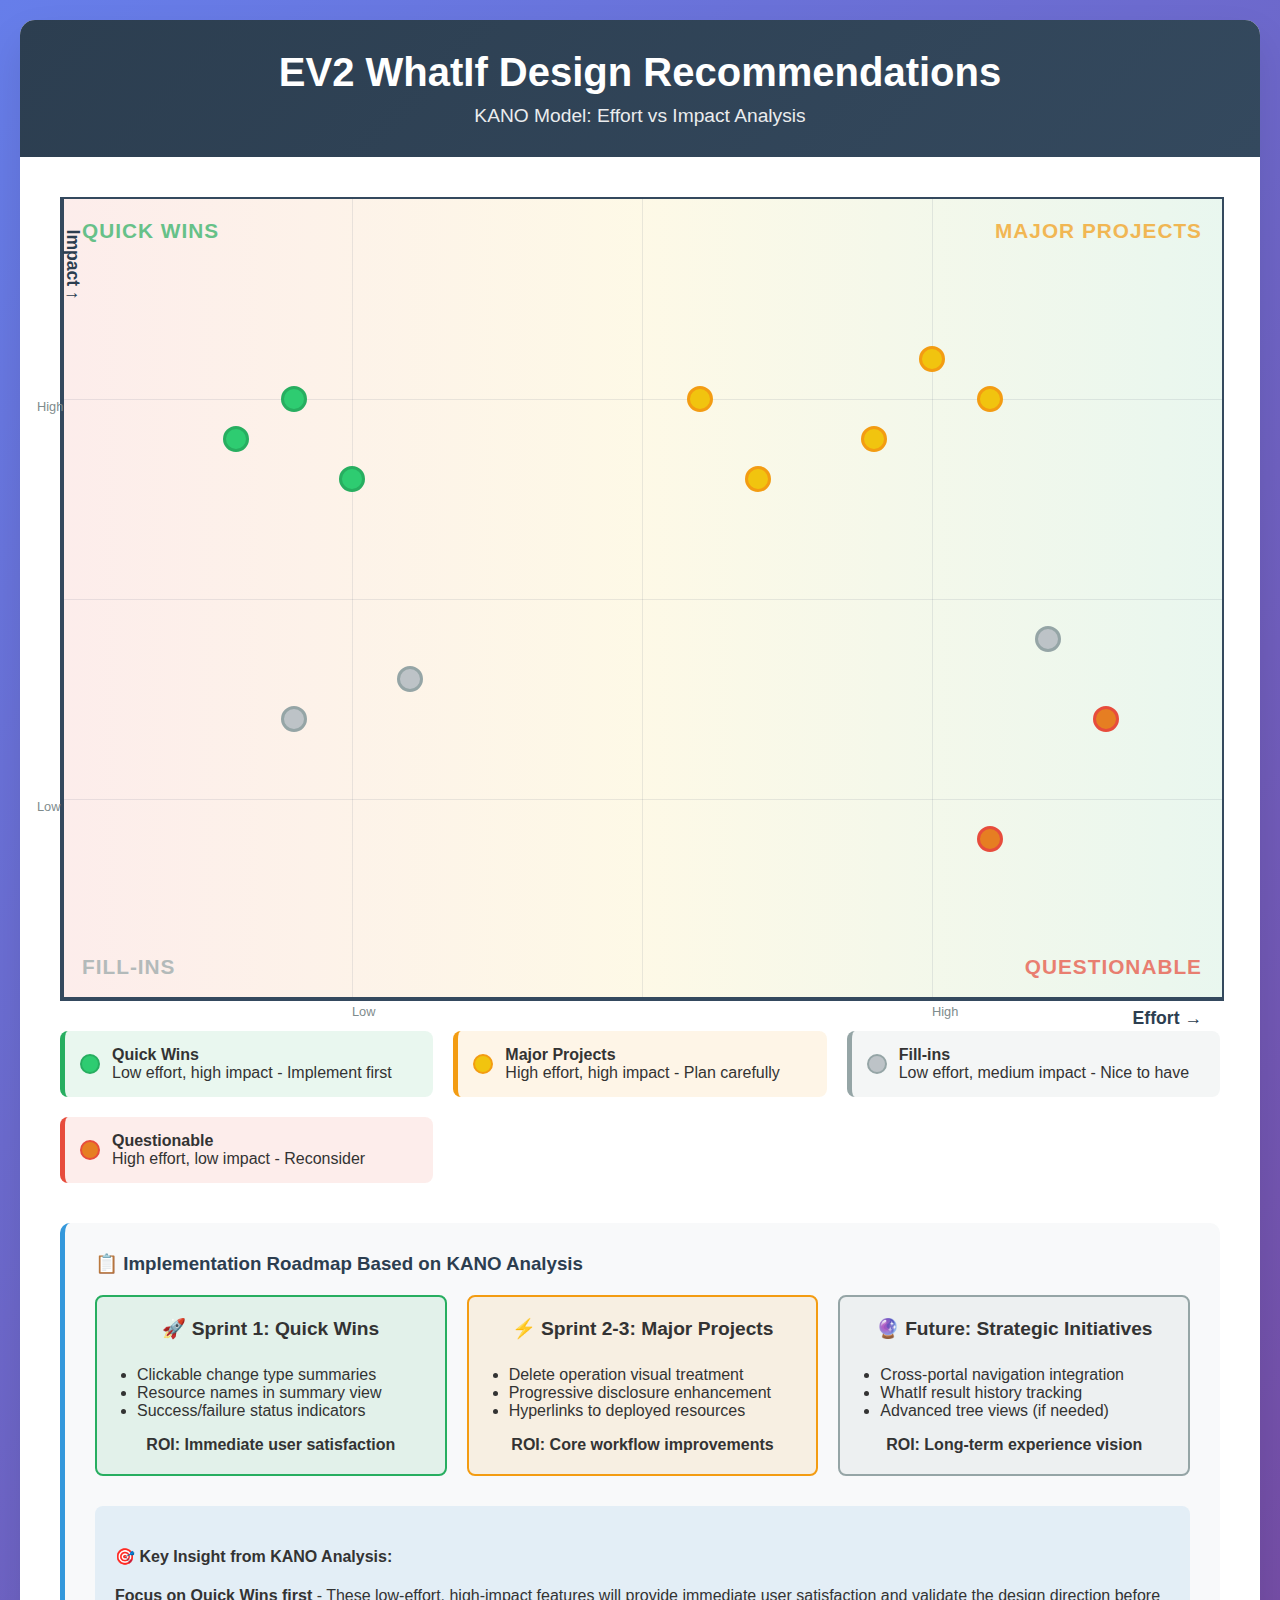
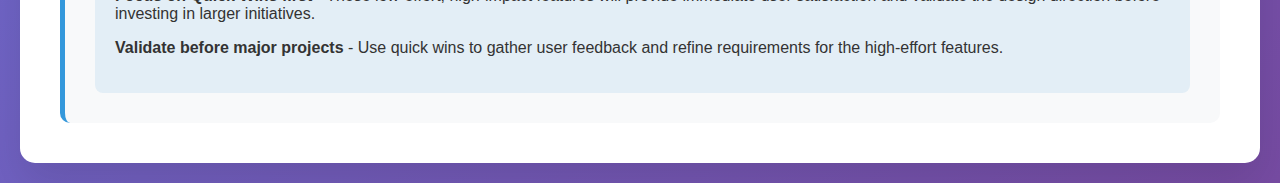
<file: EV2 WhatIf/EV2_WhatIf_KANO_Model.html>
<!DOCTYPE html>
<html lang="en">
<head>
    <meta charset="UTF-8">
    <meta name="viewport" content="width=device-width, initial-scale=1.0">
    <title>EV2 WhatIf Design Recommendations - KANO Model</title>
    <style>
        body {
            font-family: 'Segoe UI', Tahoma, Geneva, Verdana, sans-serif;
            margin: 0;
            padding: 20px;
            background: linear-gradient(135deg, #667eea 0%, #764ba2 100%);
            color: #333;
        }
        .container {
            max-width: 1400px;
            margin: 0 auto;
            background: white;
            border-radius: 15px;
            box-shadow: 0 20px 40px rgba(0,0,0,0.1);
            overflow: hidden;
        }
        .header {
            background: linear-gradient(135deg, #2c3e50 0%, #34495e 100%);
            color: white;
            padding: 30px;
            text-align: center;
        }
        .header h1 {
            margin: 0;
            font-size: 2.5em;
        }
        .header p {
            margin: 10px 0 0 0;
            font-size: 1.2em;
            opacity: 0.9;
        }
        .kano-container {
            padding: 40px;
            position: relative;
        }
        .kano-chart {
            position: relative;
            width: 100%;
            height: 800px;
            border: 2px solid #34495e;
            background: linear-gradient(to right, 
                rgba(231, 76, 60, 0.1) 0%, 
                rgba(241, 196, 15, 0.1) 50%, 
                rgba(39, 174, 96, 0.1) 100%);
        }
        .axis {
            position: absolute;
            background: #34495e;
        }
        .axis-x {
            bottom: 0;
            left: 0;
            width: 100%;
            height: 2px;
        }
        .axis-y {
            left: 0;
            top: 0;
            width: 2px;
            height: 100%;
        }
        .axis-label {
            position: absolute;
            font-weight: bold;
            font-size: 1.1em;
            color: #2c3e50;
        }
        .axis-label.x {
            bottom: -30px;
            right: 20px;
        }
        .axis-label.y {
            top: 20px;
            left: 10px;
            transform: rotate(90deg);
            transform-origin: left center;
        }
        .quadrant-label {
            position: absolute;
            font-weight: bold;
            font-size: 1.3em;
            opacity: 0.7;
            text-transform: uppercase;
            letter-spacing: 1px;
        }
        .quadrant-low-effort-high-impact {
            top: 20px;
            left: 20px;
            color: #27ae60;
        }
        .quadrant-high-effort-high-impact {
            top: 20px;
            right: 20px;
            color: #f39c12;
        }
        .quadrant-low-effort-low-impact {
            bottom: 20px;
            left: 20px;
            color: #95a5a6;
        }
        .quadrant-high-effort-low-impact {
            bottom: 20px;
            right: 20px;
            color: #e74c3c;
        }
        .feature {
            position: absolute;
            width: 20px;
            height: 20px;
            border-radius: 50%;
            border: 3px solid;
            background: white;
            cursor: pointer;
            transform: translate(-50%, -50%);
            transition: all 0.3s ease;
            z-index: 10;
        }
        .feature:hover {
            transform: translate(-50%, -50%) scale(1.3);
            box-shadow: 0 5px 15px rgba(0,0,0,0.3);
        }
        .feature.quick-wins {
            border-color: #27ae60;
            background: #2ecc71;
        }
        .feature.major-projects {
            border-color: #f39c12;
            background: #f1c40f;
        }
        .feature.fill-ins {
            border-color: #95a5a6;
            background: #bdc3c7;
        }
        .feature.questionable {
            border-color: #e74c3c;
            background: #e67e22;
        }
        .feature-tooltip {
            position: absolute;
            background: #2c3e50;
            color: white;
            padding: 15px;
            border-radius: 8px;
            font-size: 0.9em;
            min-width: 250px;
            max-width: 350px;
            box-shadow: 0 5px 15px rgba(0,0,0,0.3);
            z-index: 1000;
            opacity: 0;
            visibility: hidden;
            transition: all 0.3s ease;
            pointer-events: none;
        }
        .feature-tooltip.show {
            opacity: 1;
            visibility: visible;
        }
        .feature-tooltip h4 {
            margin: 0 0 8px 0;
            color: #ecf0f1;
            font-size: 1.1em;
        }
        .feature-tooltip p {
            margin: 5px 0;
            line-height: 1.4;
        }
        .feature-tooltip .evidence {
            color: #a8e6cf;
            font-style: italic;
        }
        .legend {
            margin-top: 30px;
            display: grid;
            grid-template-columns: repeat(auto-fit, minmax(300px, 1fr));
            gap: 20px;
        }
        .legend-item {
            display: flex;
            align-items: center;
            padding: 15px;
            border-radius: 8px;
            border-left: 5px solid;
        }
        .legend-item.quick-wins {
            border-color: #27ae60;
            background: rgba(39, 174, 96, 0.1);
        }
        .legend-item.major-projects {
            border-color: #f39c12;
            background: rgba(243, 156, 18, 0.1);
        }
        .legend-item.fill-ins {
            border-color: #95a5a6;
            background: rgba(149, 165, 166, 0.1);
        }
        .legend-item.questionable {
            border-color: #e74c3c;
            background: rgba(231, 76, 60, 0.1);
        }
        .legend-dot {
            width: 16px;
            height: 16px;
            border-radius: 50%;
            margin-right: 12px;
            border: 2px solid;
        }
        .legend-dot.quick-wins {
            background: #2ecc71;
            border-color: #27ae60;
        }
        .legend-dot.major-projects {
            background: #f1c40f;
            border-color: #f39c12;
        }
        .legend-dot.fill-ins {
            background: #bdc3c7;
            border-color: #95a5a6;
        }
        .legend-dot.questionable {
            background: #e67e22;
            border-color: #e74c3c;
        }
        .grid-lines {
            position: absolute;
            top: 0;
            left: 0;
            width: 100%;
            height: 100%;
            pointer-events: none;
        }
        .grid-line {
            position: absolute;
            background: rgba(52, 73, 94, 0.1);
        }
        .grid-line.vertical {
            width: 1px;
            height: 100%;
        }
        .grid-line.horizontal {
            height: 1px;
            width: 100%;
        }
        .axis-ticks {
            position: absolute;
            font-size: 0.8em;
            color: #7f8c8d;
        }
        .summary {
            margin-top: 40px;
            padding: 30px;
            background: #f8f9fa;
            border-radius: 10px;
            border-left: 5px solid #3498db;
        }
        .summary h3 {
            color: #2c3e50;
            margin-top: 0;
        }
        .implementation-order {
            display: grid;
            grid-template-columns: repeat(auto-fit, minmax(250px, 1fr));
            gap: 20px;
            margin-top: 20px;
        }
        .priority-box {
            padding: 20px;
            border-radius: 8px;
            border: 2px solid;
            text-align: center;
        }
        .priority-box.sprint1 {
            border-color: #27ae60;
            background: rgba(39, 174, 96, 0.1);
        }
        .priority-box.sprint2 {
            border-color: #f39c12;
            background: rgba(243, 156, 18, 0.1);
        }
        .priority-box.future {
            border-color: #95a5a6;
            background: rgba(149, 165, 166, 0.1);
        }
        .priority-box h4 {
            margin-top: 0;
            font-size: 1.2em;
        }
    </style>
</head>
<body>
    <div class="container">
        <div class="header">
            <h1>EV2 WhatIf Design Recommendations</h1>
            <p>KANO Model: Effort vs Impact Analysis</p>
        </div>
        
        <div class="kano-container">
            <div class="kano-chart" id="kanoChart">
                <!-- Grid lines -->
                <div class="grid-lines">
                    <div class="grid-line vertical" style="left: 25%;"></div>
                    <div class="grid-line vertical" style="left: 50%;"></div>
                    <div class="grid-line vertical" style="left: 75%;"></div>
                    <div class="grid-line horizontal" style="top: 25%;"></div>
                    <div class="grid-line horizontal" style="top: 50%;"></div>
                    <div class="grid-line horizontal" style="top: 75%;"></div>
                </div>

                <!-- Axes -->
                <div class="axis axis-x"></div>
                <div class="axis axis-y"></div>
                
                <!-- Axis labels -->
                <div class="axis-label x">Effort →</div>
                <div class="axis-label y">Impact ↑</div>
                
                <!-- Quadrant labels -->
                <div class="quadrant-label quadrant-low-effort-high-impact">Quick Wins</div>
                <div class="quadrant-label quadrant-high-effort-high-impact">Major Projects</div>
                <div class="quadrant-label quadrant-low-effort-low-impact">Fill-ins</div>
                <div class="quadrant-label quadrant-high-effort-low-impact">Questionable</div>

                <!-- Axis ticks -->
                <div class="axis-ticks" style="bottom: -20px; left: 25%;">Low</div>
                <div class="axis-ticks" style="bottom: -20px; left: 75%;">High</div>
                <div class="axis-ticks" style="left: -25px; top: 75%;">Low</div>
                <div class="axis-ticks" style="left: -25px; top: 25%;">High</div>

                <!-- Features plotted on chart -->
                
                <!-- Quick Wins (Low Effort, High Impact) -->
                <div class="feature quick-wins" style="left: 20%; top: 25%;" 
                     data-title="Clickable Change Type Summaries"
                     data-evidence="Alex: 'I think it'd be useful if under each column where you have create three resources, if that also was kind of a hyperlink'"
                     data-impact="High - Enables focused review, reduces clicks"
                     data-effort="Low - UI enhancement to existing elements">
                </div>

                <div class="feature quick-wins" style="left: 15%; top: 30%;" 
                     data-title="Status Indicators (Success/Failure)"
                     data-evidence="Imran: 'No, it failed. Succeed. Are you telling anything on those sides or no?'"
                     data-impact="High - Reduces need for additional navigation"
                     data-effort="Low - Simple icon addition to summary view">
                </div>

                <div class="feature quick-wins" style="left: 25%; top: 35%;" 
                     data-title="Show Resource Names in Summary"
                     data-evidence="Alex: 'I feel like the names and what the resource type is is already, you know out and available'"
                     data-impact="High - Critical for user confidence"
                     data-effort="Low - Data already available, display change">
                </div>

                <!-- Major Projects (High Effort, High Impact) -->
                <div class="feature major-projects" style="left: 75%; top: 20%;" 
                     data-title="Cross-Portal Navigation Integration"
                     data-evidence="Imran: 'And there's a lot of hops, per se, lots of hops'"
                     data-impact="Very High - Solves major user pain point"
                     data-effort="High - Requires portal architecture changes">
                </div>

                <div class="feature major-projects" style="left: 80%; top: 25%;" 
                     data-title="Delete Operation Visual Treatment"
                     data-evidence="Imran: 'I would be jumping into the delete ones and I would be very much interested'"
                     data-impact="High - Safety and user attention focus"
                     data-effort="Medium-High - Custom UI components and workflows">
                </div>

                <div class="feature major-projects" style="left: 70%; top: 30%;" 
                     data-title="WhatIf Result History Tracking"
                     data-evidence="Imran: 'engineers in the team want to do is also find out the history'"
                     data-impact="High - Operational workflow requirement"
                     data-effort="High - Backend storage and UI components">
                </div>

                <!-- Fill-ins (Low Effort, Medium Impact) -->
                <div class="feature fill-ins" style="left: 30%; top: 60%;" 
                     data-title="Hover States for Resource Details"
                     data-evidence="Imran: 'When I hover over those resources, will you be able to tell me the names?'"
                     data-impact="Medium - Nice to have for quick scanning"
                     data-effort="Low - Simple hover interaction">
                </div>

                <div class="feature fill-ins" style="left: 20%; top: 65%;" 
                     data-title="Resource Type Icons"
                     data-evidence="User feedback on visual clarity"
                     data-impact="Medium - Improves visual scanning"
                     data-effort="Low - Icon library integration">
                </div>

                <!-- Medium Effort, High Impact -->
                <div class="feature major-projects" style="left: 55%; top: 25%;" 
                     data-title="Hyperlinks to Deployed Resources"
                     data-evidence="Alex: 'perhaps even now a hyperlink to portal to take me to said resource'"
                     data-impact="High - Dependency tracking for complex deployments"
                     data-effort="Medium - Integration with Azure Portal links">
                </div>

                <div class="feature major-projects" style="left: 60%; top: 35%;" 
                     data-title="Progressive Disclosure Enhancement"
                     data-evidence="Alex: 'this just gives me a high level... But you give me the option of, OK, I want to see that more detail'"
                     data-impact="High - Core user workflow improvement"
                     data-effort="Medium - Multi-level UI architecture">
                </div>

                <!-- Future/Research (High Effort, Medium Impact) -->
                <div class="feature fill-ins" style="left: 85%; top: 55%;" 
                     data-title="Tree View for Resource Hierarchies"
                     data-evidence="Research need for complex deployments"
                     data-impact="Medium - Needed for large deployments"
                     data-effort="High - Complex UI component development">
                </div>

                <div class="feature questionable" style="left: 90%; top: 65%;" 
                     data-title="EV2 Extension in Azure Portal"
                     data-evidence="Imran: 'Do we have any plans to have EV2 as an extension in the portal itself'"
                     data-impact="Medium - Long-term vision"
                     data-effort="Very High - Major architectural change">
                </div>

                <!-- Questionable (High Effort, Low Impact) -->
                <div class="feature questionable" style="left: 80%; top: 80%;" 
                     data-title="Advanced Graphical View"
                     data-evidence="Imran: 'some of our deployments are gonna be really huge and bulky'"
                     data-impact="Low - Users prefer list view"
                     data-effort="High - Complex visualization development">
                </div>
            </div>

            <!-- Tooltip -->
            <div class="feature-tooltip" id="tooltip">
                <h4 id="tooltip-title"></h4>
                <p><strong>Impact:</strong> <span id="tooltip-impact"></span></p>
                <p><strong>Effort:</strong> <span id="tooltip-effort"></span></p>
                <p class="evidence"><strong>Evidence:</strong> <span id="tooltip-evidence"></span></p>
            </div>

            <!-- Legend -->
            <div class="legend">
                <div class="legend-item quick-wins">
                    <div class="legend-dot quick-wins"></div>
                    <div>
                        <strong>Quick Wins</strong><br>
                        Low effort, high impact - Implement first
                    </div>
                </div>
                <div class="legend-item major-projects">
                    <div class="legend-dot major-projects"></div>
                    <div>
                        <strong>Major Projects</strong><br>
                        High effort, high impact - Plan carefully
                    </div>
                </div>
                <div class="legend-item fill-ins">
                    <div class="legend-dot fill-ins"></div>
                    <div>
                        <strong>Fill-ins</strong><br>
                        Low effort, medium impact - Nice to have
                    </div>
                </div>
                <div class="legend-item questionable">
                    <div class="legend-dot questionable"></div>
                    <div>
                        <strong>Questionable</strong><br>
                        High effort, low impact - Reconsider
                    </div>
                </div>
            </div>

            <!-- Summary and Implementation Plan -->
            <div class="summary">
                <h3>📋 Implementation Roadmap Based on KANO Analysis</h3>
                <div class="implementation-order">
                    <div class="priority-box sprint1">
                        <h4>🚀 Sprint 1: Quick Wins</h4>
                        <ul style="text-align: left; padding-left: 20px;">
                            <li>Clickable change type summaries</li>
                            <li>Resource names in summary view</li>
                            <li>Success/failure status indicators</li>
                        </ul>
                        <strong>ROI: Immediate user satisfaction</strong>
                    </div>
                    <div class="priority-box sprint2">
                        <h4>⚡ Sprint 2-3: Major Projects</h4>
                        <ul style="text-align: left; padding-left: 20px;">
                            <li>Delete operation visual treatment</li>
                            <li>Progressive disclosure enhancement</li>
                            <li>Hyperlinks to deployed resources</li>
                        </ul>
                        <strong>ROI: Core workflow improvements</strong>
                    </div>
                    <div class="priority-box future">
                        <h4>🔮 Future: Strategic Initiatives</h4>
                        <ul style="text-align: left; padding-left: 20px;">
                            <li>Cross-portal navigation integration</li>
                            <li>WhatIf result history tracking</li>
                            <li>Advanced tree views (if needed)</li>
                        </ul>
                        <strong>ROI: Long-term experience vision</strong>
                    </div>
                </div>
                
                <div style="margin-top: 30px; padding: 20px; background: rgba(52, 152, 219, 0.1); border-radius: 8px;">
                    <h4>🎯 Key Insight from KANO Analysis:</h4>
                    <p><strong>Focus on Quick Wins first</strong> - These low-effort, high-impact features will provide immediate user satisfaction and validate the design direction before investing in larger initiatives.</p>
                    <p><strong>Validate before major projects</strong> - Use quick wins to gather user feedback and refine requirements for the high-effort features.</p>
                </div>
            </div>
        </div>
    </div>

    <script>
        // Tooltip functionality
        const features = document.querySelectorAll('.feature');
        const tooltip = document.getElementById('tooltip');
        const tooltipTitle = document.getElementById('tooltip-title');
        const tooltipImpact = document.getElementById('tooltip-impact');
        const tooltipEffort = document.getElementById('tooltip-effort');
        const tooltipEvidence = document.getElementById('tooltip-evidence');

        features.forEach(feature => {
            feature.addEventListener('mouseenter', (e) => {
                const rect = e.target.getBoundingClientRect();
                const chartRect = document.getElementById('kanoChart').getBoundingClientRect();
                
                tooltipTitle.textContent = e.target.dataset.title;
                tooltipImpact.textContent = e.target.dataset.impact;
                tooltipEffort.textContent = e.target.dataset.effort;
                tooltipEvidence.textContent = e.target.dataset.evidence;
                
                // Position tooltip
                let left = rect.left - chartRect.left + 30;
                let top = rect.top - chartRect.top - 10;
                
                // Adjust if tooltip would go off screen
                if (left + 350 > chartRect.width) {
                    left = rect.left - chartRect.left - 350;
                }
                if (top < 0) {
                    top = rect.top - chartRect.top + 30;
                }
                
                tooltip.style.left = left + 'px';
                tooltip.style.top = top + 'px';
                tooltip.classList.add('show');
            });

            feature.addEventListener('mouseleave', () => {
                tooltip.classList.remove('show');
            });
        });

        // Hide tooltip when clicking elsewhere
        document.addEventListener('click', () => {
            tooltip.classList.remove('show');
        });
    </script>
</body>
</html>
</file>
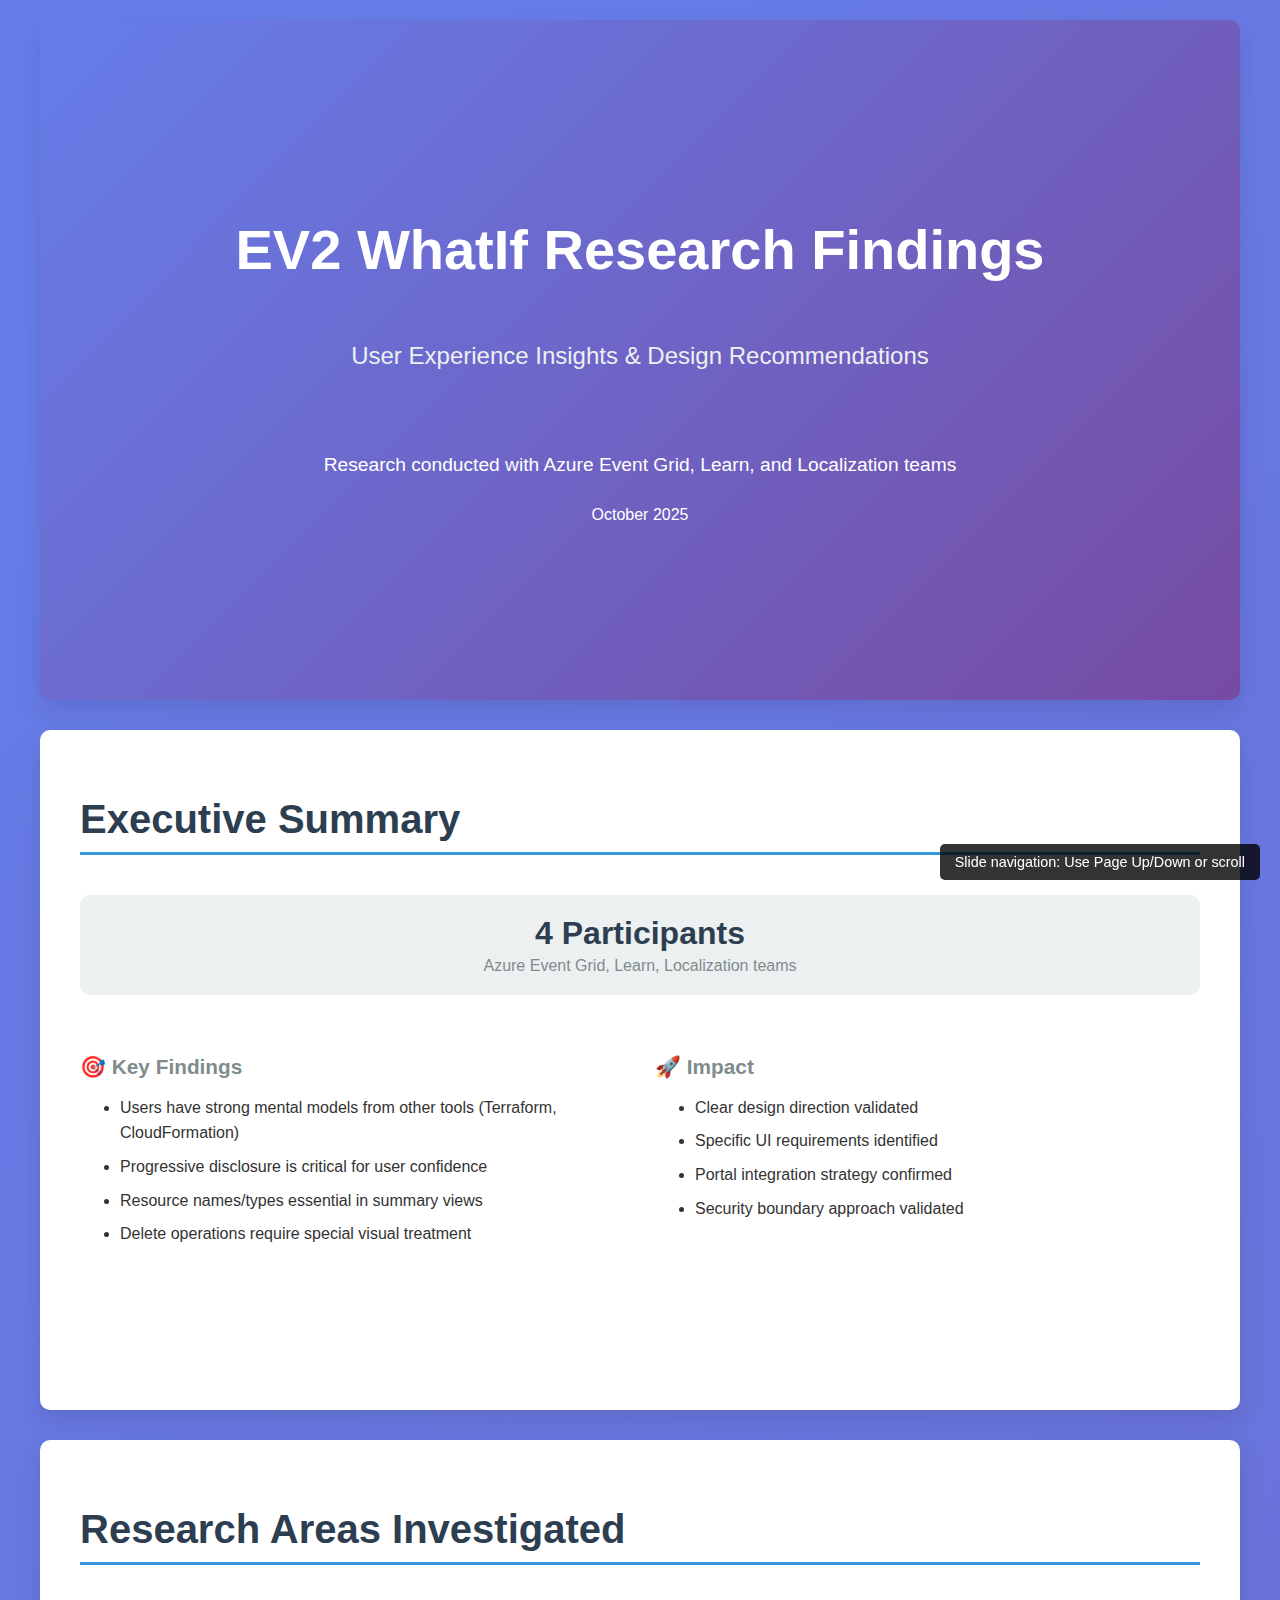
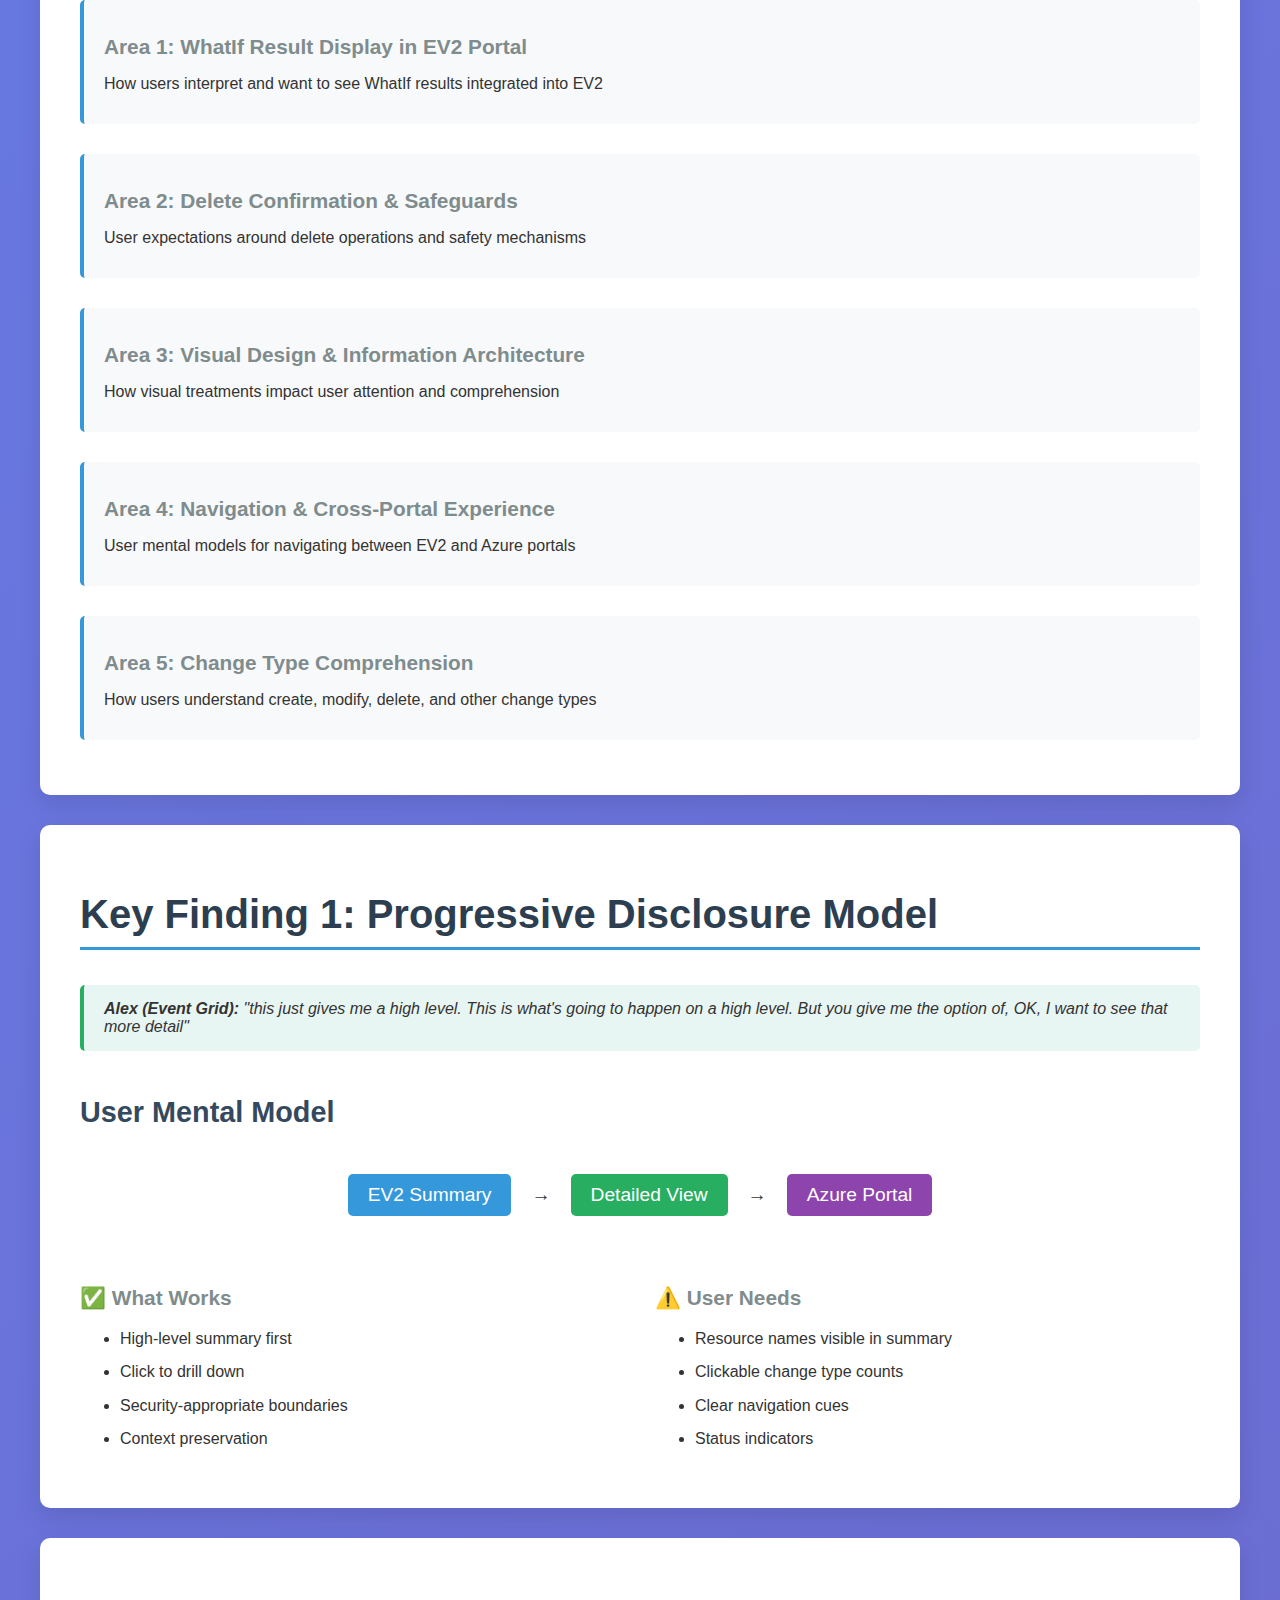
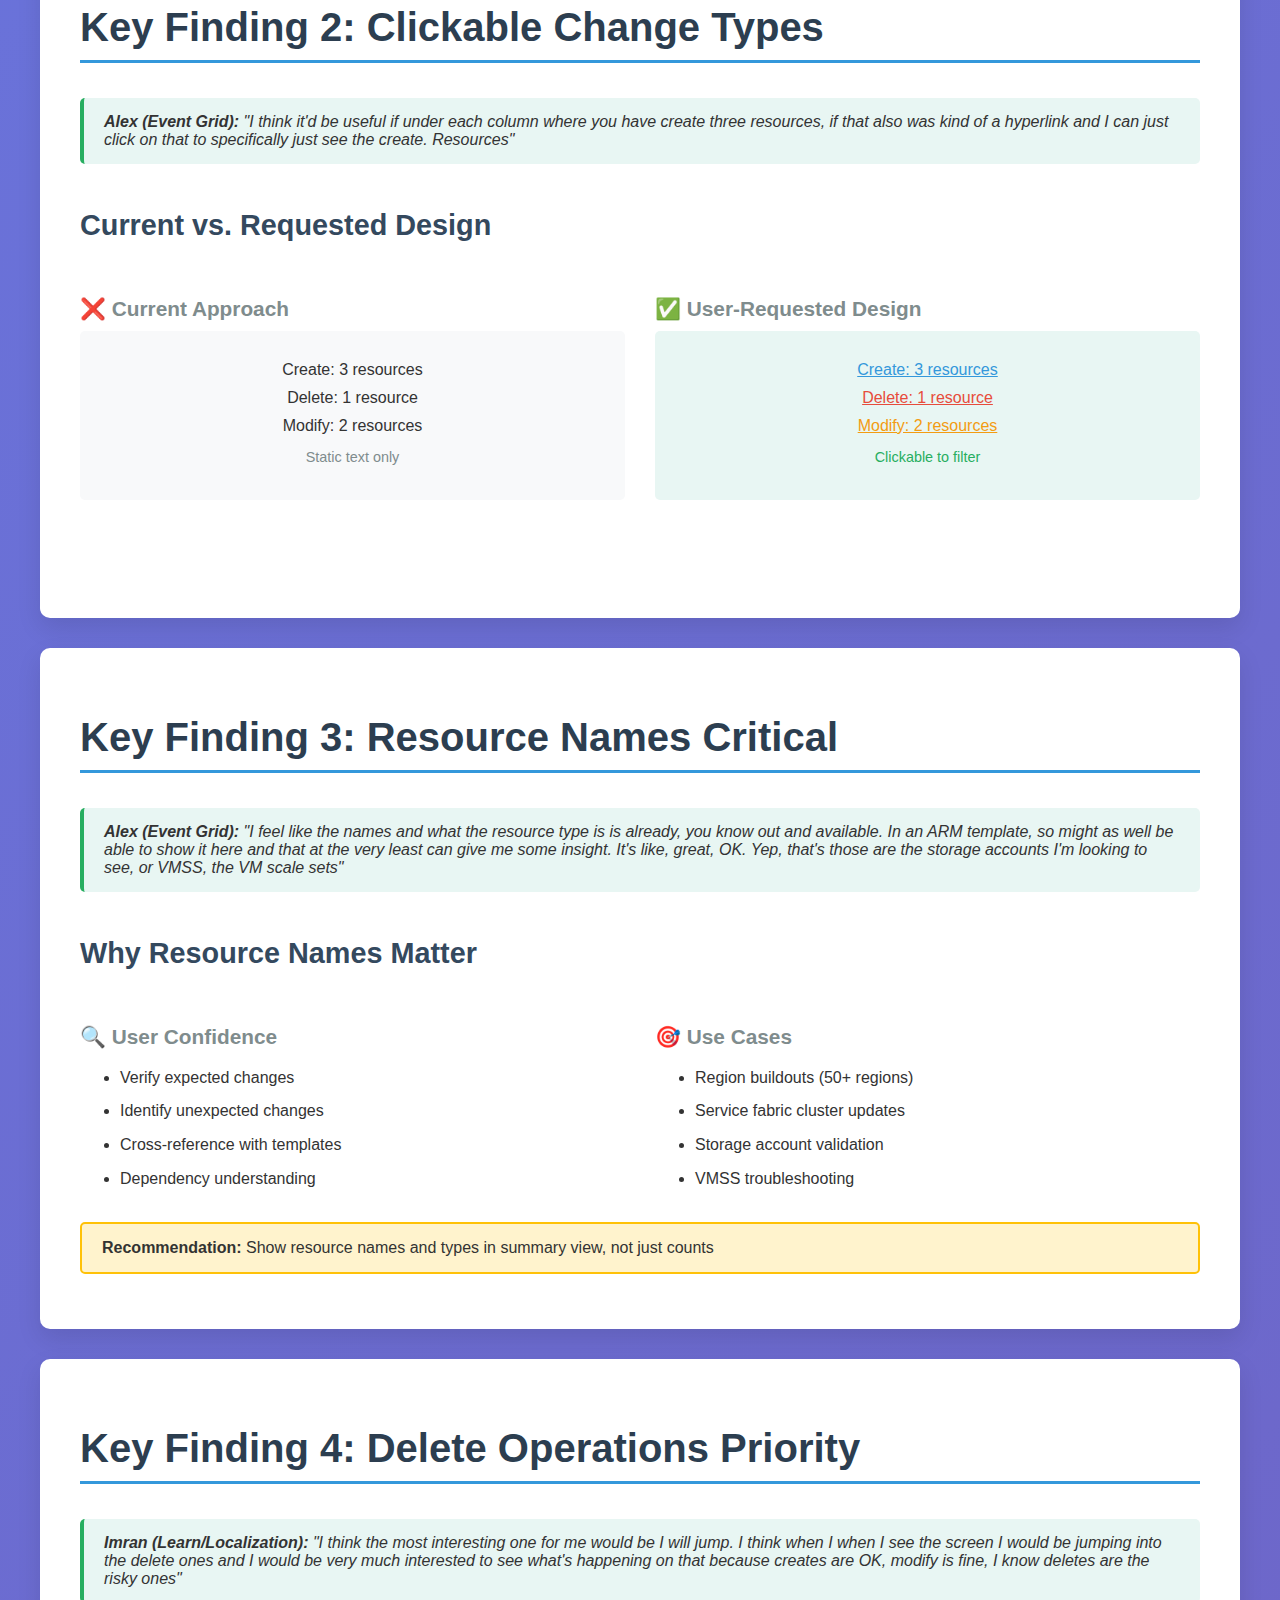
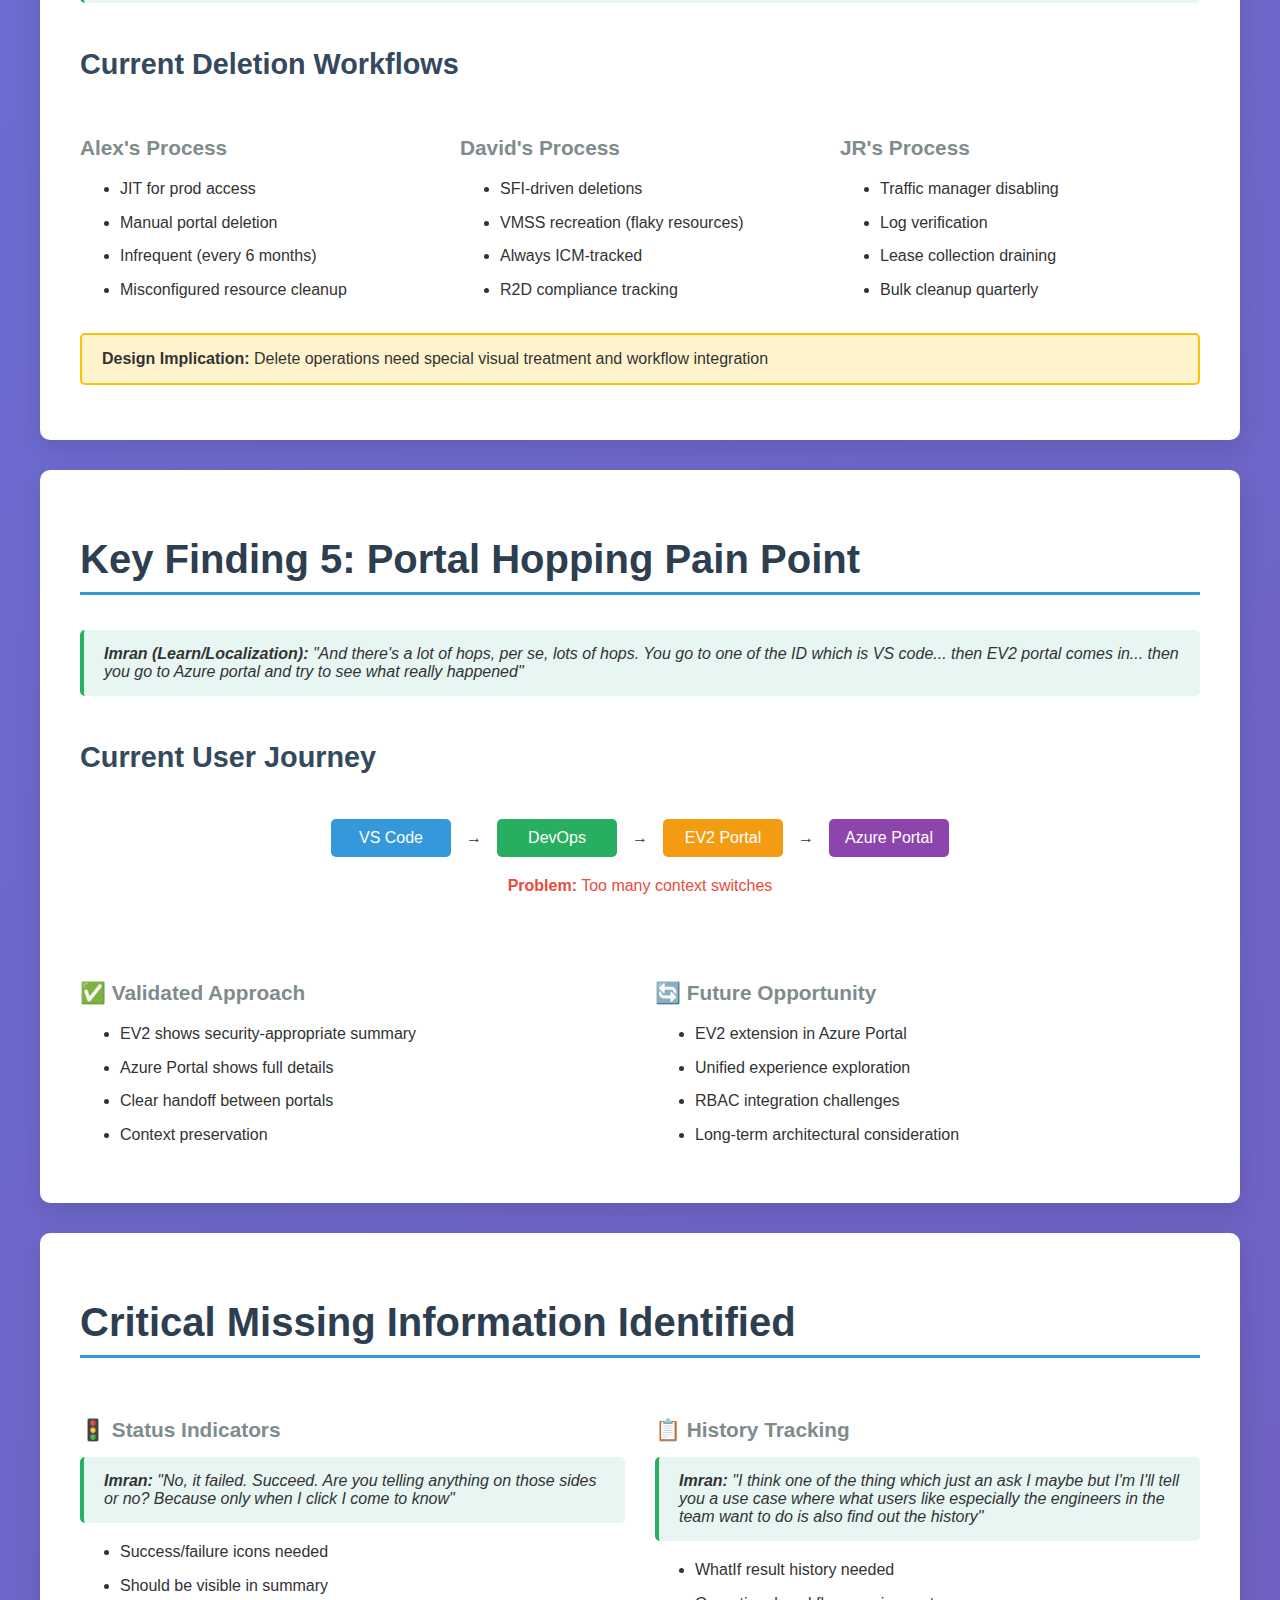
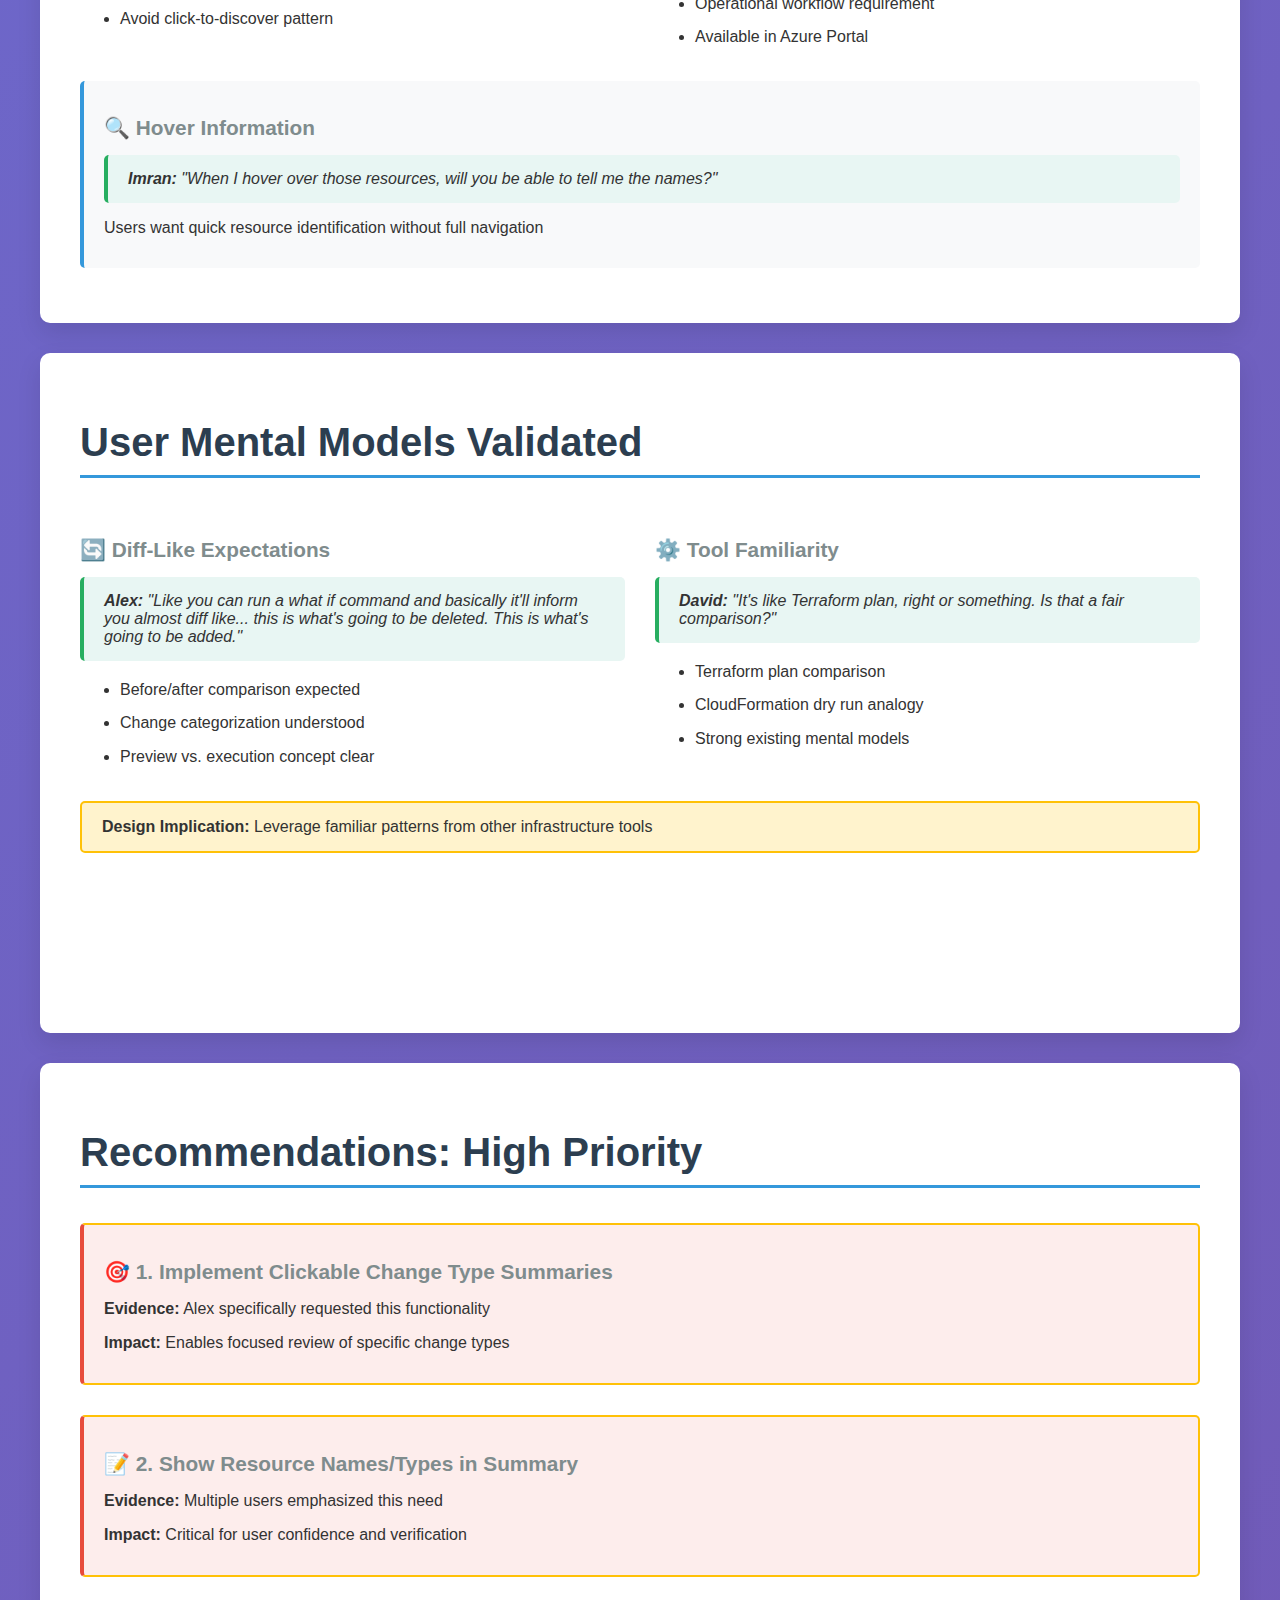
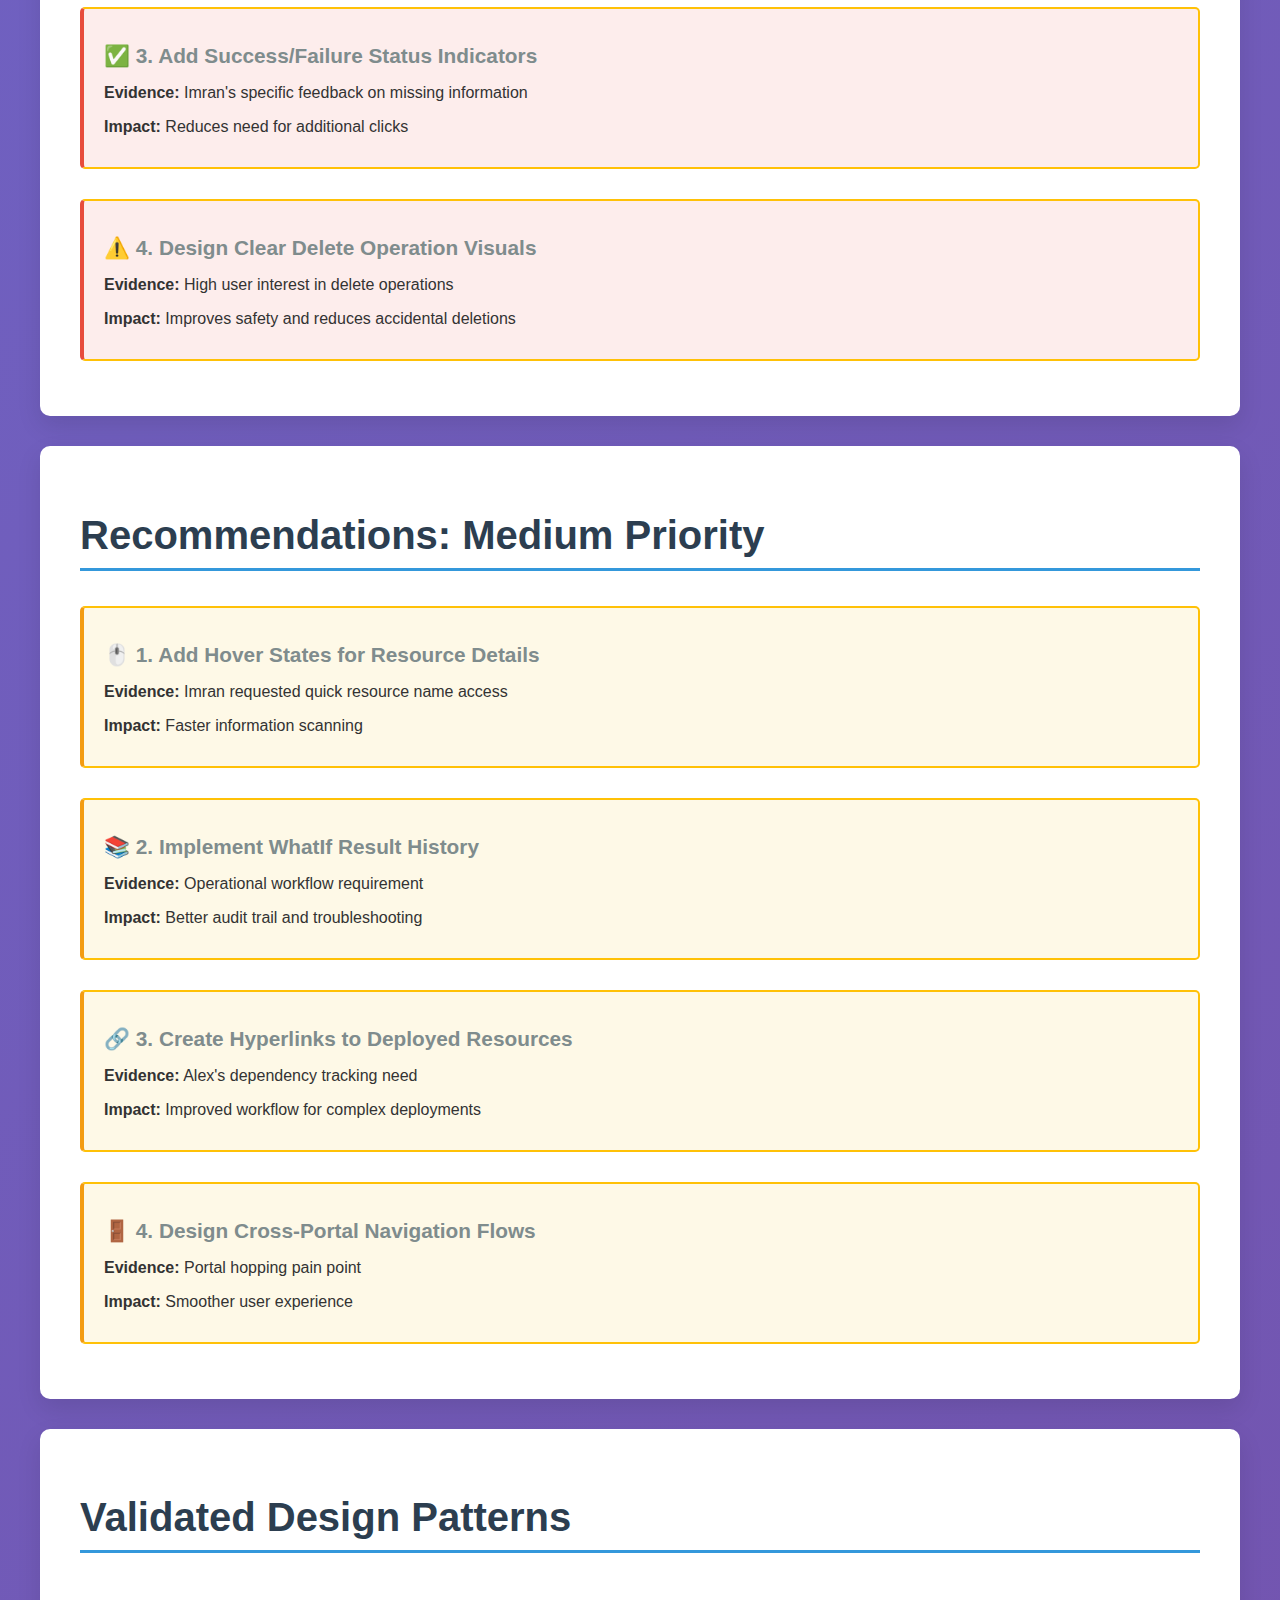
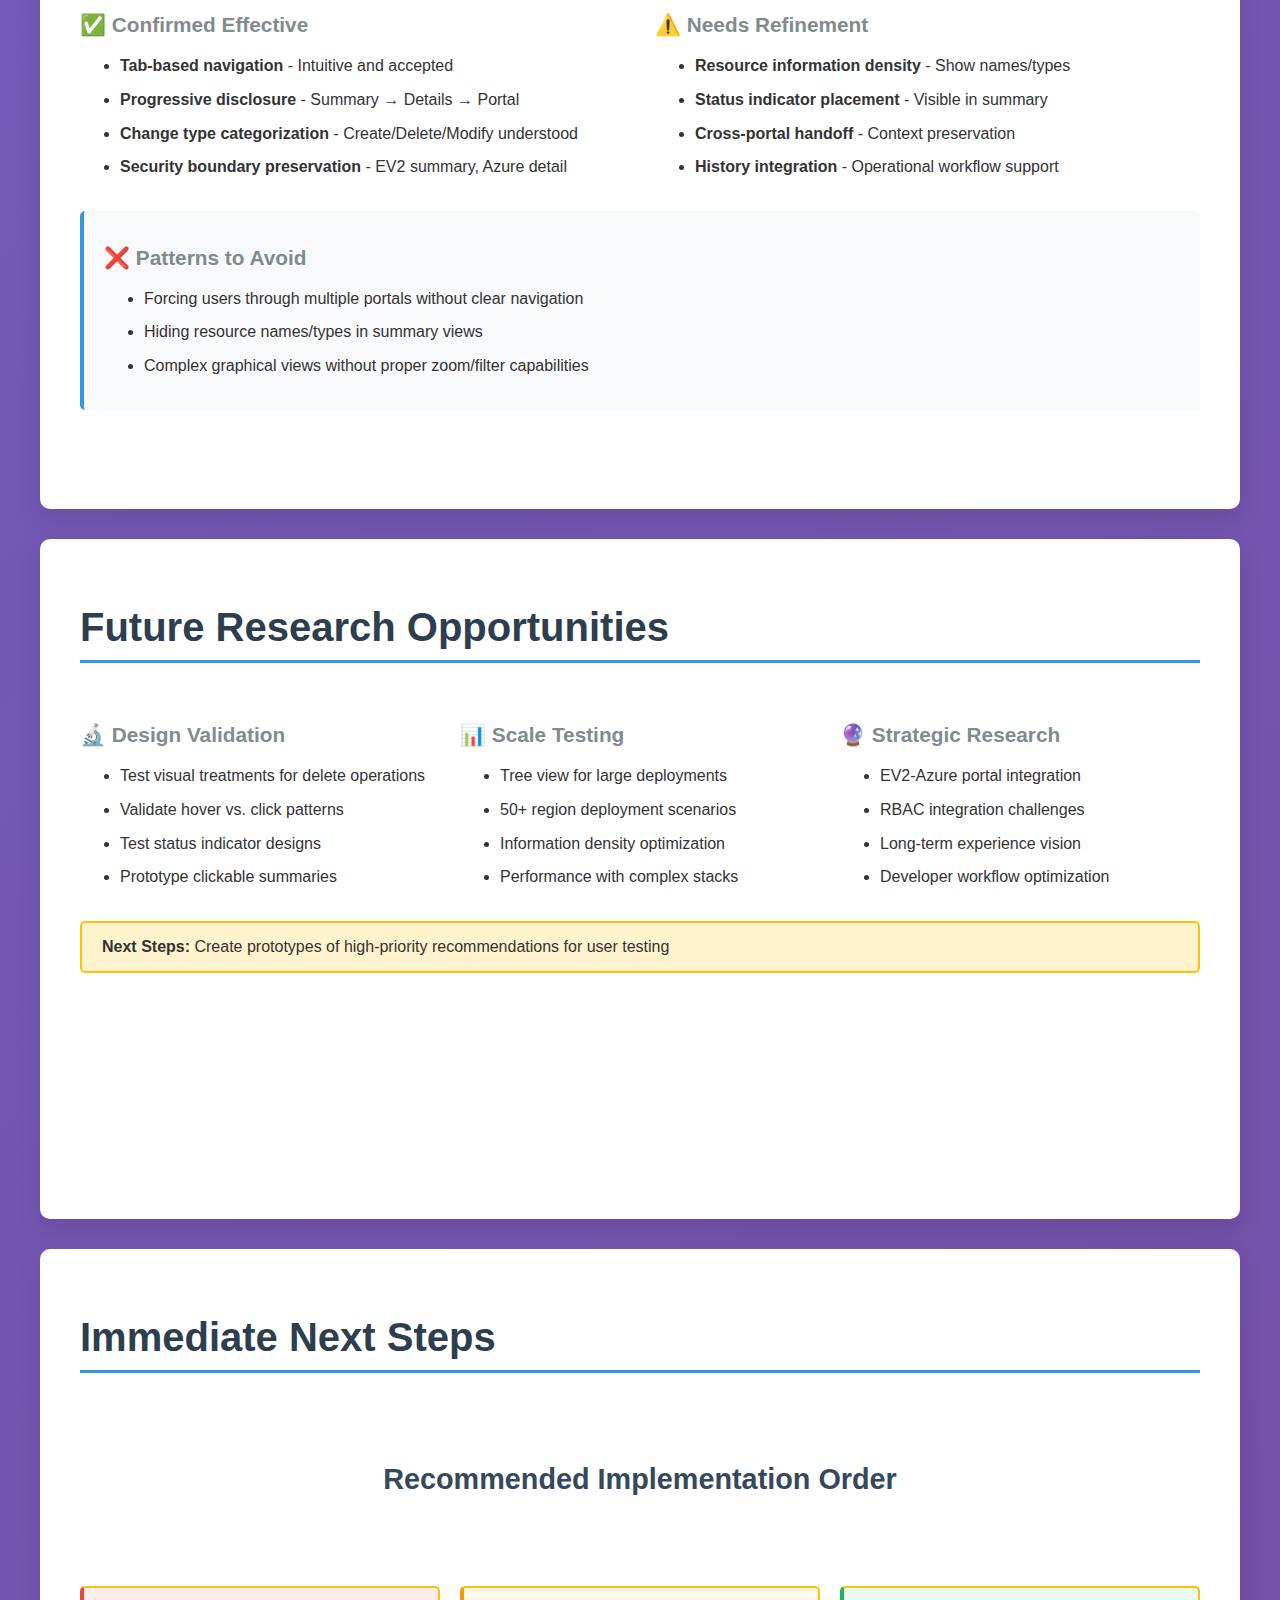
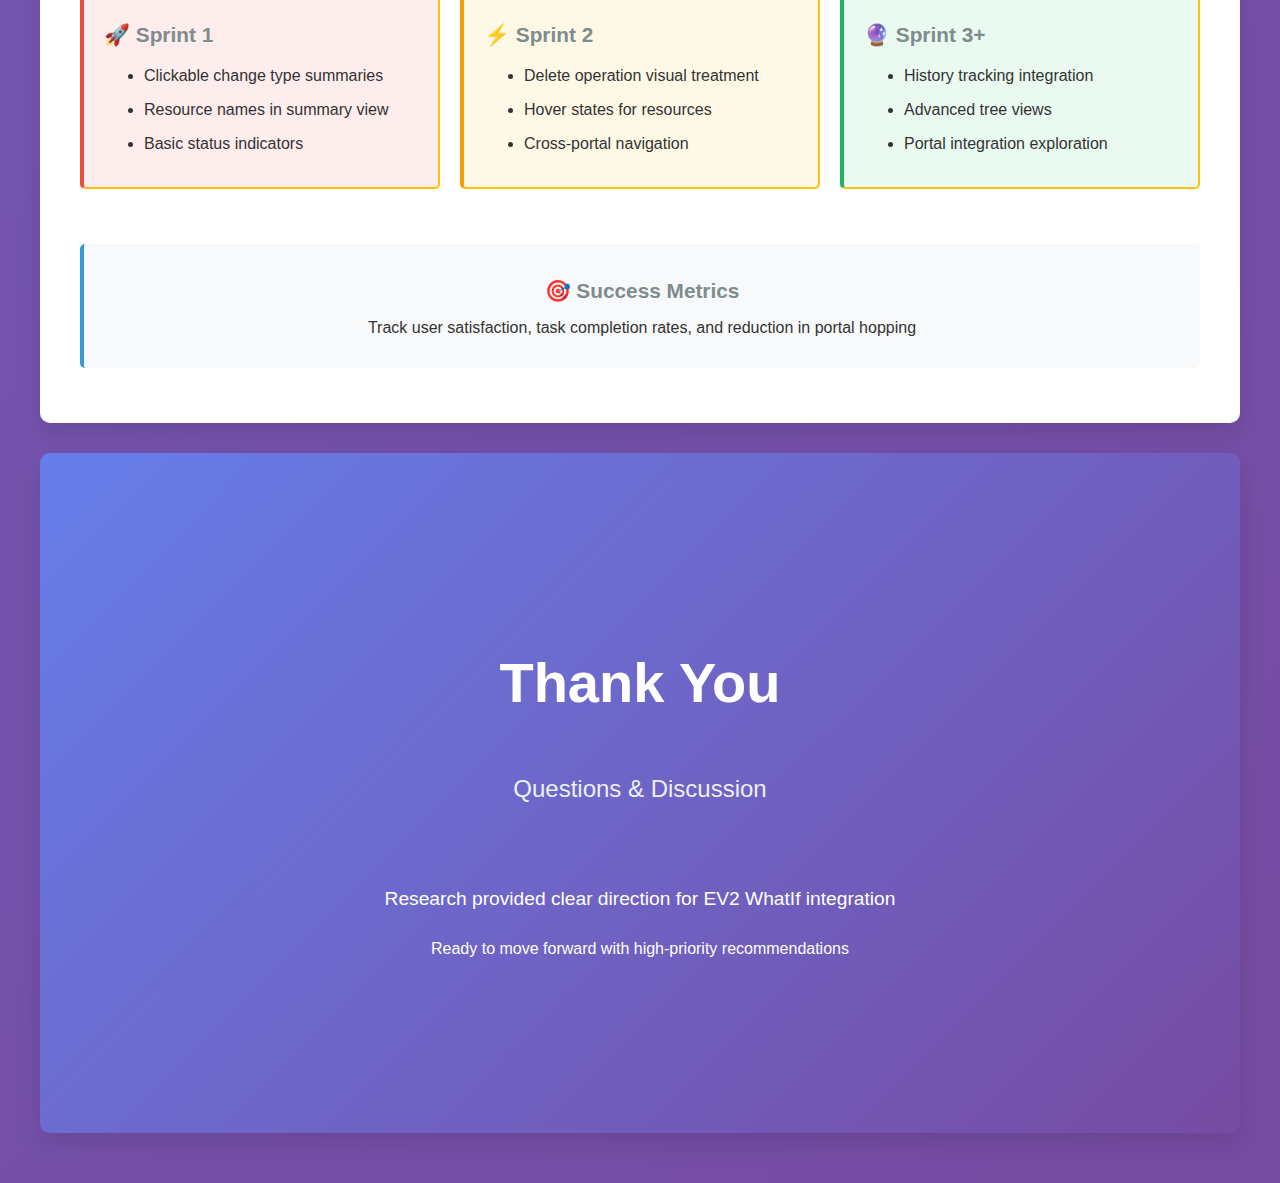
<file: EV2 WhatIf/EV2_WhatIf_Research_Presentation.html>
<!DOCTYPE html>
<html lang="en">
<head>
    <meta charset="UTF-8">
    <meta name="viewport" content="width=device-width, initial-scale=1.0">
    <title>EV2 WhatIf Research Findings - Presentation</title>
    <style>
        body {
            font-family: 'Segoe UI', Tahoma, Geneva, Verdana, sans-serif;
            margin: 0;
            padding: 0;
            background: linear-gradient(135deg, #667eea 0%, #764ba2 100%);
            color: #333;
        }
        .presentation {
            max-width: 1200px;
            margin: 0 auto;
            padding: 20px;
        }
        .slide {
            background: white;
            border-radius: 10px;
            padding: 40px;
            margin-bottom: 30px;
            box-shadow: 0 10px 25px rgba(0,0,0,0.1);
            min-height: 600px;
            display: flex;
            flex-direction: column;
            page-break-after: always;
        }
        .slide h1 {
            color: #2c3e50;
            font-size: 2.5em;
            margin-bottom: 20px;
            border-bottom: 3px solid #3498db;
            padding-bottom: 10px;
        }
        .slide h2 {
            color: #34495e;
            font-size: 1.8em;
            margin-top: 30px;
            margin-bottom: 15px;
        }
        .slide h3 {
            color: #7f8c8d;
            font-size: 1.3em;
            margin-top: 20px;
            margin-bottom: 10px;
        }
        .highlight {
            background: #f8f9fa;
            border-left: 4px solid #3498db;
            padding: 15px 20px;
            margin: 15px 0;
            border-radius: 5px;
        }
        .quote {
            background: #e8f6f3;
            border-left: 4px solid #27ae60;
            padding: 15px 20px;
            margin: 15px 0;
            font-style: italic;
            border-radius: 5px;
        }
        .recommendation {
            background: #fff3cd;
            border: 2px solid #ffc107;
            padding: 15px 20px;
            margin: 15px 0;
            border-radius: 5px;
        }
        .two-column {
            display: grid;
            grid-template-columns: 1fr 1fr;
            gap: 30px;
            margin-top: 20px;
        }
        .three-column {
            display: grid;
            grid-template-columns: 1fr 1fr 1fr;
            gap: 20px;
            margin-top: 20px;
        }
        .priority-high {
            border-left: 4px solid #e74c3c;
            background: #fdedec;
        }
        .priority-medium {
            border-left: 4px solid #f39c12;
            background: #fef9e7;
        }
        .priority-low {
            border-left: 4px solid #27ae60;
            background: #eafaf1;
        }
        .stats {
            text-align: center;
            background: #ecf0f1;
            padding: 20px;
            border-radius: 10px;
            margin: 20px 0;
        }
        .stats h3 {
            color: #2c3e50;
            font-size: 2em;
            margin: 0;
        }
        .stats p {
            color: #7f8c8d;
            margin: 5px 0 0 0;
        }
        ul {
            line-height: 1.6;
        }
        li {
            margin-bottom: 8px;
        }
        .emoji {
            font-size: 1.2em;
            margin-right: 8px;
        }
        .title-slide {
            text-align: center;
            justify-content: center;
            background: linear-gradient(135deg, #667eea 0%, #764ba2 100%);
            color: white;
        }
        .title-slide h1 {
            font-size: 3.5em;
            border: none;
            color: white;
        }
        .title-slide h2 {
            font-size: 1.5em;
            color: #ecf0f1;
            font-weight: 300;
        }
        .navigation {
            position: fixed;
            bottom: 20px;
            right: 20px;
            background: rgba(0,0,0,0.8);
            color: white;
            padding: 10px 15px;
            border-radius: 5px;
            font-size: 0.9em;
        }
        @media print {
            .navigation {
                display: none;
            }
            .slide {
                margin-bottom: 0;
                box-shadow: none;
            }
        }
    </style>
</head>
<body>
    <div class="presentation">
        
        <!-- Title Slide -->
        <div class="slide title-slide">
            <h1>EV2 WhatIf Research Findings</h1>
            <h2>User Experience Insights & Design Recommendations</h2>
            <div style="margin-top: 50px;">
                <p style="font-size: 1.2em;">Research conducted with Azure Event Grid, Learn, and Localization teams</p>
                <p style="font-size: 1em; margin-top: 30px;">October 2025</p>
            </div>
        </div>

        <!-- Executive Summary -->
        <div class="slide">
            <h1>Executive Summary</h1>
            
            <div class="stats">
                <h3>4 Participants</h3>
                <p>Azure Event Grid, Learn, Localization teams</p>
            </div>

            <div class="two-column">
                <div>
                    <h3>🎯 Key Findings</h3>
                    <ul>
                        <li>Users have strong mental models from other tools (Terraform, CloudFormation)</li>
                        <li>Progressive disclosure is critical for user confidence</li>
                        <li>Resource names/types essential in summary views</li>
                        <li>Delete operations require special visual treatment</li>
                    </ul>
                </div>
                <div>
                    <h3>🚀 Impact</h3>
                    <ul>
                        <li>Clear design direction validated</li>
                        <li>Specific UI requirements identified</li>
                        <li>Portal integration strategy confirmed</li>
                        <li>Security boundary approach validated</li>
                    </ul>
                </div>
            </div>
        </div>

        <!-- Research Questions -->
        <div class="slide">
            <h1>Research Areas Investigated</h1>
            
            <div class="highlight">
                <h3>Area 1: WhatIf Result Display in EV2 Portal</h3>
                <p>How users interpret and want to see WhatIf results integrated into EV2</p>
            </div>

            <div class="highlight">
                <h3>Area 2: Delete Confirmation & Safeguards</h3>
                <p>User expectations around delete operations and safety mechanisms</p>
            </div>

            <div class="highlight">
                <h3>Area 3: Visual Design & Information Architecture</h3>
                <p>How visual treatments impact user attention and comprehension</p>
            </div>

            <div class="highlight">
                <h3>Area 4: Navigation & Cross-Portal Experience</h3>
                <p>User mental models for navigating between EV2 and Azure portals</p>
            </div>

            <div class="highlight">
                <h3>Area 5: Change Type Comprehension</h3>
                <p>How users understand create, modify, delete, and other change types</p>
            </div>
        </div>

        <!-- Key Finding 1 -->
        <div class="slide">
            <h1>Key Finding 1: Progressive Disclosure Model</h1>
            
            <div class="quote">
                <strong>Alex (Event Grid):</strong> "this just gives me a high level. This is what's going to happen on a high level. But you give me the option of, OK, I want to see that more detail"
            </div>

            <h2>User Mental Model</h2>
            <div style="text-align: center; margin: 30px 0;">
                <div style="display: inline-flex; align-items: center; font-size: 1.2em;">
                    <span style="background: #3498db; color: white; padding: 10px 20px; border-radius: 5px;">EV2 Summary</span>
                    <span style="margin: 0 20px;">→</span>
                    <span style="background: #27ae60; color: white; padding: 10px 20px; border-radius: 5px;">Detailed View</span>
                    <span style="margin: 0 20px;">→</span>
                    <span style="background: #8e44ad; color: white; padding: 10px 20px; border-radius: 5px;">Azure Portal</span>
                </div>
            </div>

            <div class="two-column">
                <div>
                    <h3>✅ What Works</h3>
                    <ul>
                        <li>High-level summary first</li>
                        <li>Click to drill down</li>
                        <li>Security-appropriate boundaries</li>
                        <li>Context preservation</li>
                    </ul>
                </div>
                <div>
                    <h3>⚠️ User Needs</h3>
                    <ul>
                        <li>Resource names visible in summary</li>
                        <li>Clickable change type counts</li>
                        <li>Clear navigation cues</li>
                        <li>Status indicators</li>
                    </ul>
                </div>
            </div>
        </div>

        <!-- Key Finding 2 -->
        <div class="slide">
            <h1>Key Finding 2: Clickable Change Types</h1>
            
            <div class="quote">
                <strong>Alex (Event Grid):</strong> "I think it'd be useful if under each column where you have create three resources, if that also was kind of a hyperlink and I can just click on that to specifically just see the create. Resources"
            </div>

            <h2>Current vs. Requested Design</h2>
            
            <div class="two-column">
                <div>
                    <h3>❌ Current Approach</h3>
                    <div style="background: #f8f9fa; padding: 20px; border-radius: 5px; text-align: center;">
                        <div style="margin: 10px 0;">Create: 3 resources</div>
                        <div style="margin: 10px 0;">Delete: 1 resource</div>
                        <div style="margin: 10px 0;">Modify: 2 resources</div>
                        <p style="color: #7f8c8d; font-size: 0.9em;">Static text only</p>
                    </div>
                </div>
                <div>
                    <h3>✅ User-Requested Design</h3>
                    <div style="background: #e8f6f3; padding: 20px; border-radius: 5px; text-align: center;">
                        <div style="margin: 10px 0; text-decoration: underline; color: #3498db; cursor: pointer;">Create: 3 resources</div>
                        <div style="margin: 10px 0; text-decoration: underline; color: #e74c3c; cursor: pointer;">Delete: 1 resource</div>
                        <div style="margin: 10px 0; text-decoration: underline; color: #f39c12; cursor: pointer;">Modify: 2 resources</div>
                        <p style="color: #27ae60; font-size: 0.9em;">Clickable to filter</p>
                    </div>
                </div>
            </div>
        </div>

        <!-- Key Finding 3 -->
        <div class="slide">
            <h1>Key Finding 3: Resource Names Critical</h1>
            
            <div class="quote">
                <strong>Alex (Event Grid):</strong> "I feel like the names and what the resource type is is already, you know out and available. In an ARM template, so might as well be able to show it here and that at the very least can give me some insight. It's like, great, OK. Yep, that's those are the storage accounts I'm looking to see, or VMSS, the VM scale sets"
            </div>

            <h2>Why Resource Names Matter</h2>
            <div class="two-column">
                <div>
                    <h3>🔍 User Confidence</h3>
                    <ul>
                        <li>Verify expected changes</li>
                        <li>Identify unexpected changes</li>
                        <li>Cross-reference with templates</li>
                        <li>Dependency understanding</li>
                    </ul>
                </div>
                <div>
                    <h3>🎯 Use Cases</h3>
                    <ul>
                        <li>Region buildouts (50+ regions)</li>
                        <li>Service fabric cluster updates</li>
                        <li>Storage account validation</li>
                        <li>VMSS troubleshooting</li>
                    </ul>
                </div>
            </div>

            <div class="recommendation">
                <strong>Recommendation:</strong> Show resource names and types in summary view, not just counts
            </div>
        </div>

        <!-- Key Finding 4 -->
        <div class="slide">
            <h1>Key Finding 4: Delete Operations Priority</h1>
            
            <div class="quote">
                <strong>Imran (Learn/Localization):</strong> "I think the most interesting one for me would be I will jump. I think when I when I see the screen I would be jumping into the delete ones and I would be very much interested to see what's happening on that because creates are OK, modify is fine, I know deletes are the risky ones"
            </div>

            <h2>Current Deletion Workflows</h2>
            <div class="three-column">
                <div>
                    <h3>Alex's Process</h3>
                    <ul>
                        <li>JIT for prod access</li>
                        <li>Manual portal deletion</li>
                        <li>Infrequent (every 6 months)</li>
                        <li>Misconfigured resource cleanup</li>
                    </ul>
                </div>
                <div>
                    <h3>David's Process</h3>
                    <ul>
                        <li>SFI-driven deletions</li>
                        <li>VMSS recreation (flaky resources)</li>
                        <li>Always ICM-tracked</li>
                        <li>R2D compliance tracking</li>
                    </ul>
                </div>
                <div>
                    <h3>JR's Process</h3>
                    <ul>
                        <li>Traffic manager disabling</li>
                        <li>Log verification</li>
                        <li>Lease collection draining</li>
                        <li>Bulk cleanup quarterly</li>
                    </ul>
                </div>
            </div>

            <div class="recommendation">
                <strong>Design Implication:</strong> Delete operations need special visual treatment and workflow integration
            </div>
        </div>

        <!-- Key Finding 5 -->
        <div class="slide">
            <h1>Key Finding 5: Portal Hopping Pain Point</h1>
            
            <div class="quote">
                <strong>Imran (Learn/Localization):</strong> "And there's a lot of hops, per se, lots of hops. You go to one of the ID which is VS code... then EV2 portal comes in... then you go to Azure portal and try to see what really happened"
            </div>

            <h2>Current User Journey</h2>
            <div style="text-align: center; margin: 30px 0;">
                <div style="display: flex; justify-content: center; align-items: center; flex-wrap: wrap; gap: 15px;">
                    <div style="background: #3498db; color: white; padding: 10px; border-radius: 5px; min-width: 100px;">VS Code</div>
                    <span>→</span>
                    <div style="background: #27ae60; color: white; padding: 10px; border-radius: 5px; min-width: 100px;">DevOps</div>
                    <span>→</span>
                    <div style="background: #f39c12; color: white; padding: 10px; border-radius: 5px; min-width: 100px;">EV2 Portal</div>
                    <span>→</span>
                    <div style="background: #8e44ad; color: white; padding: 10px; border-radius: 5px; min-width: 100px;">Azure Portal</div>
                </div>
                <p style="color: #e74c3c; margin-top: 20px;"><strong>Problem:</strong> Too many context switches</p>
            </div>

            <div class="two-column">
                <div>
                    <h3>✅ Validated Approach</h3>
                    <ul>
                        <li>EV2 shows security-appropriate summary</li>
                        <li>Azure Portal shows full details</li>
                        <li>Clear handoff between portals</li>
                        <li>Context preservation</li>
                    </ul>
                </div>
                <div>
                    <h3>🔄 Future Opportunity</h3>
                    <ul>
                        <li>EV2 extension in Azure Portal</li>
                        <li>Unified experience exploration</li>
                        <li>RBAC integration challenges</li>
                        <li>Long-term architectural consideration</li>
                    </ul>
                </div>
            </div>
        </div>

        <!-- Missing Information -->
        <div class="slide">
            <h1>Critical Missing Information Identified</h1>
            
            <div class="two-column">
                <div>
                    <h3>🚦 Status Indicators</h3>
                    <div class="quote">
                        <strong>Imran:</strong> "No, it failed. Succeed. Are you telling anything on those sides or no? Because only when I click I come to know"
                    </div>
                    <ul>
                        <li>Success/failure icons needed</li>
                        <li>Should be visible in summary</li>
                        <li>Avoid click-to-discover pattern</li>
                    </ul>
                </div>
                <div>
                    <h3>📋 History Tracking</h3>
                    <div class="quote">
                        <strong>Imran:</strong> "I think one of the thing which just an ask I maybe but I'm I'll tell you a use case where what users like especially the engineers in the team want to do is also find out the history"
                    </div>
                    <ul>
                        <li>WhatIf result history needed</li>
                        <li>Operational workflow requirement</li>
                        <li>Available in Azure Portal</li>
                    </ul>
                </div>
            </div>

            <div class="highlight">
                <h3>🔍 Hover Information</h3>
                <div class="quote">
                    <strong>Imran:</strong> "When I hover over those resources, will you be able to tell me the names?"
                </div>
                <p>Users want quick resource identification without full navigation</p>
            </div>
        </div>

        <!-- Mental Models -->
        <div class="slide">
            <h1>User Mental Models Validated</h1>
            
            <div class="two-column">
                <div>
                    <h3>🔄 Diff-Like Expectations</h3>
                    <div class="quote">
                        <strong>Alex:</strong> "Like you can run a what if command and basically it'll inform you almost diff like... this is what's going to be deleted. This is what's going to be added."
                    </div>
                    <ul>
                        <li>Before/after comparison expected</li>
                        <li>Change categorization understood</li>
                        <li>Preview vs. execution concept clear</li>
                    </ul>
                </div>
                <div>
                    <h3>⚙️ Tool Familiarity</h3>
                    <div class="quote">
                        <strong>David:</strong> "It's like Terraform plan, right or something. Is that a fair comparison?"
                    </div>
                    <ul>
                        <li>Terraform plan comparison</li>
                        <li>CloudFormation dry run analogy</li>
                        <li>Strong existing mental models</li>
                    </ul>
                </div>
            </div>

            <div class="recommendation">
                <strong>Design Implication:</strong> Leverage familiar patterns from other infrastructure tools
            </div>
        </div>

        <!-- Recommendations High Priority -->
        <div class="slide">
            <h1>Recommendations: High Priority</h1>
            
            <div class="recommendation priority-high">
                <h3>🎯 1. Implement Clickable Change Type Summaries</h3>
                <p><strong>Evidence:</strong> Alex specifically requested this functionality</p>
                <p><strong>Impact:</strong> Enables focused review of specific change types</p>
            </div>

            <div class="recommendation priority-high">
                <h3>📝 2. Show Resource Names/Types in Summary</h3>
                <p><strong>Evidence:</strong> Multiple users emphasized this need</p>
                <p><strong>Impact:</strong> Critical for user confidence and verification</p>
            </div>

            <div class="recommendation priority-high">
                <h3>✅ 3. Add Success/Failure Status Indicators</h3>
                <p><strong>Evidence:</strong> Imran's specific feedback on missing information</p>
                <p><strong>Impact:</strong> Reduces need for additional clicks</p>
            </div>

            <div class="recommendation priority-high">
                <h3>⚠️ 4. Design Clear Delete Operation Visuals</h3>
                <p><strong>Evidence:</strong> High user interest in delete operations</p>
                <p><strong>Impact:</strong> Improves safety and reduces accidental deletions</p>
            </div>
        </div>

        <!-- Recommendations Medium Priority -->
        <div class="slide">
            <h1>Recommendations: Medium Priority</h1>
            
            <div class="recommendation priority-medium">
                <h3>🖱️ 1. Add Hover States for Resource Details</h3>
                <p><strong>Evidence:</strong> Imran requested quick resource name access</p>
                <p><strong>Impact:</strong> Faster information scanning</p>
            </div>

            <div class="recommendation priority-medium">
                <h3>📚 2. Implement WhatIf Result History</h3>
                <p><strong>Evidence:</strong> Operational workflow requirement</p>
                <p><strong>Impact:</strong> Better audit trail and troubleshooting</p>
            </div>

            <div class="recommendation priority-medium">
                <h3>🔗 3. Create Hyperlinks to Deployed Resources</h3>
                <p><strong>Evidence:</strong> Alex's dependency tracking need</p>
                <p><strong>Impact:</strong> Improved workflow for complex deployments</p>
            </div>

            <div class="recommendation priority-medium">
                <h3>🚪 4. Design Cross-Portal Navigation Flows</h3>
                <p><strong>Evidence:</strong> Portal hopping pain point</p>
                <p><strong>Impact:</strong> Smoother user experience</p>
            </div>
        </div>

        <!-- Design Patterns -->
        <div class="slide">
            <h1>Validated Design Patterns</h1>
            
            <div class="two-column">
                <div>
                    <h3>✅ Confirmed Effective</h3>
                    <ul>
                        <li><strong>Tab-based navigation</strong> - Intuitive and accepted</li>
                        <li><strong>Progressive disclosure</strong> - Summary → Details → Portal</li>
                        <li><strong>Change type categorization</strong> - Create/Delete/Modify understood</li>
                        <li><strong>Security boundary preservation</strong> - EV2 summary, Azure detail</li>
                    </ul>
                </div>
                <div>
                    <h3>⚠️ Needs Refinement</h3>
                    <ul>
                        <li><strong>Resource information density</strong> - Show names/types</li>
                        <li><strong>Status indicator placement</strong> - Visible in summary</li>
                        <li><strong>Cross-portal handoff</strong> - Context preservation</li>
                        <li><strong>History integration</strong> - Operational workflow support</li>
                    </ul>
                </div>
            </div>

            <div class="highlight">
                <h3>❌ Patterns to Avoid</h3>
                <ul>
                    <li>Forcing users through multiple portals without clear navigation</li>
                    <li>Hiding resource names/types in summary views</li>
                    <li>Complex graphical views without proper zoom/filter capabilities</li>
                </ul>
            </div>
        </div>

        <!-- Future Research -->
        <div class="slide">
            <h1>Future Research Opportunities</h1>
            
            <div class="three-column">
                <div>
                    <h3>🔬 Design Validation</h3>
                    <ul>
                        <li>Test visual treatments for delete operations</li>
                        <li>Validate hover vs. click patterns</li>
                        <li>Test status indicator designs</li>
                        <li>Prototype clickable summaries</li>
                    </ul>
                </div>
                <div>
                    <h3>📊 Scale Testing</h3>
                    <ul>
                        <li>Tree view for large deployments</li>
                        <li>50+ region deployment scenarios</li>
                        <li>Information density optimization</li>
                        <li>Performance with complex stacks</li>
                    </ul>
                </div>
                <div>
                    <h3>🔮 Strategic Research</h3>
                    <ul>
                        <li>EV2-Azure portal integration</li>
                        <li>RBAC integration challenges</li>
                        <li>Long-term experience vision</li>
                        <li>Developer workflow optimization</li>
                    </ul>
                </div>
            </div>

            <div class="recommendation">
                <strong>Next Steps:</strong> Create prototypes of high-priority recommendations for user testing
            </div>
        </div>

        <!-- Next Steps -->
        <div class="slide">
            <h1>Immediate Next Steps</h1>
            
            <div style="text-align: center; margin: 40px 0;">
                <h2>Recommended Implementation Order</h2>
            </div>

            <div class="three-column">
                <div class="recommendation priority-high">
                    <h3>🚀 Sprint 1</h3>
                    <ul>
                        <li>Clickable change type summaries</li>
                        <li>Resource names in summary view</li>
                        <li>Basic status indicators</li>
                    </ul>
                </div>
                <div class="recommendation priority-medium">
                    <h3>⚡ Sprint 2</h3>
                    <ul>
                        <li>Delete operation visual treatment</li>
                        <li>Hover states for resources</li>
                        <li>Cross-portal navigation</li>
                    </ul>
                </div>
                <div class="recommendation priority-low">
                    <h3>🔮 Sprint 3+</h3>
                    <ul>
                        <li>History tracking integration</li>
                        <li>Advanced tree views</li>
                        <li>Portal integration exploration</li>
                    </ul>
                </div>
            </div>

            <div class="highlight" style="margin-top: 40px; text-align: center;">
                <h3>🎯 Success Metrics</h3>
                <p>Track user satisfaction, task completion rates, and reduction in portal hopping</p>
            </div>
        </div>

        <!-- Thank You -->
        <div class="slide title-slide">
            <h1>Thank You</h1>
            <h2>Questions & Discussion</h2>
            <div style="margin-top: 50px;">
                <p style="font-size: 1.2em;">Research provided clear direction for EV2 WhatIf integration</p>
                <p style="font-size: 1em; margin-top: 30px;">Ready to move forward with high-priority recommendations</p>
            </div>
        </div>

    </div>

    <div class="navigation">
        Slide navigation: Use Page Up/Down or scroll
    </div>

    <script>
        // Add simple keyboard navigation
        document.addEventListener('keydown', function(e) {
            const slides = document.querySelectorAll('.slide');
            let currentSlide = 0;
            
            // Find current slide in view
            slides.forEach((slide, index) => {
                const rect = slide.getBoundingClientRect();
                if (rect.top >= 0 && rect.top < window.innerHeight / 2) {
                    currentSlide = index;
                }
            });

            if (e.key === 'ArrowDown' || e.key === 'PageDown') {
                if (currentSlide < slides.length - 1) {
                    slides[currentSlide + 1].scrollIntoView({ behavior: 'smooth' });
                }
            } else if (e.key === 'ArrowUp' || e.key === 'PageUp') {
                if (currentSlide > 0) {
                    slides[currentSlide - 1].scrollIntoView({ behavior: 'smooth' });
                }
            }
        });

        // Print-friendly styling
        window.addEventListener('beforeprint', function() {
            document.body.style.background = 'white';
        });
    </script>
</body>
</html>
</file>
<file: styles.css>
/* Azure Portal Theme */
:root {
    --azure-blue: #0078d4;
    --azure-dark-blue: #106ebe;
    --azure-light-blue: #deecf9;
    --azure-background: #faf9f8;
    --azure-surface: #ffffff;
    --azure-border: #edebe9;
    --azure-text-primary: #323130;
    --azure-text-secondary: #605e5c;
    --azure-text-tertiary: #8a8886;
    --azure-header-bg: #ffffff;
    --azure-sidebar: #f8f9fa;
    --graph-node-color: #0078d4;
    --graph-link-color: #d0d7de;
}

* {
    margin: 0;
    padding: 0;
    box-sizing: border-box;
}

body {
    font-family: 'Segoe UI', Tahoma, Geneva, Verdana, sans-serif;
    background-color: var(--azure-background);
    color: var(--azure-text-primary);
    overflow-x: hidden;
}

/* Azure Portal Header */
.azure-header {
    background-color: var(--azure-header-bg);
    border-bottom: 1px solid var(--azure-border);
    height: 48px;
    display: flex;
    align-items: center;
    padding: 0 16px;
    position: sticky;
    top: 0;
    z-index: 1000;
    box-shadow: 0 1px 4px rgba(0, 0, 0, 0.1);
}

.header-left {
    display: flex;
    align-items: center;
    gap: 16px;
}

.hamburger-menu {
    background: none;
    border: none;
    font-size: 16px;
    color: var(--azure-text-primary);
    cursor: pointer;
    padding: 8px;
    border-radius: 4px;
}

.hamburger-menu:hover {
    background-color: var(--azure-light-blue);
}

.azure-logo {
    display: flex;
    align-items: center;
    gap: 8px;
    font-weight: 600;
    color: var(--azure-blue);
}

.azure-logo i {
    font-size: 20px;
}

.header-center {
    flex: 1;
    max-width: 600px;
    margin: 0 32px;
}

.search-box {
    position: relative;
    width: 100%;
}

.search-box i {
    position: absolute;
    left: 12px;
    top: 50%;
    transform: translateY(-50%);
    color: var(--azure-text-tertiary);
}

.search-box input {
    width: 100%;
    height: 32px;
    padding: 0 16px 0 36px;
    border: 1px solid var(--azure-border);
    border-radius: 4px;
    background-color: var(--azure-surface);
    font-size: 14px;
}

.search-box input:focus {
    outline: none;
    border-color: var(--azure-blue);
    box-shadow: 0 0 0 1px var(--azure-blue);
}

.header-right {
    display: flex;
    align-items: center;
    gap: 8px;
}

.header-btn {
    background: none;
    border: none;
    padding: 8px;
    border-radius: 4px;
    cursor: pointer;
    color: var(--azure-text-primary);
    font-size: 16px;
}

.header-btn:hover {
    background-color: var(--azure-light-blue);
}

.user-profile {
    display: flex;
    align-items: center;
    gap: 8px;
    padding: 4px 8px;
    border-radius: 4px;
    cursor: pointer;
    font-size: 14px;
}

.user-profile:hover {
    background-color: var(--azure-light-blue);
}

.user-profile i {
    font-size: 20px;
    color: var(--azure-blue);
}

/* Breadcrumb */
.breadcrumb {
    background-color: var(--azure-surface);
    padding: 8px 24px;
    border-bottom: 1px solid var(--azure-border);
    display: flex;
    align-items: center;
    gap: 8px;
    font-size: 12px;
    color: var(--azure-text-secondary);
}

.breadcrumb-item {
    cursor: pointer;
}

.breadcrumb-item:hover {
    color: var(--azure-blue);
}

.breadcrumb-item.current {
    color: var(--azure-text-primary);
    font-weight: 600;
}

.breadcrumb i {
    font-size: 10px;
    color: var(--azure-text-tertiary);
}

/* Main Content */
.main-content {
    padding: 24px;
    height: calc(100vh - 72px);
    display: flex;
    flex-direction: column;
}

/* Page Header */
.page-header {
    margin-bottom: 24px;
}

.page-title {
    display: flex;
    align-items: center;
    gap: 12px;
}

.page-title i {
    font-size: 24px;
    color: var(--azure-blue);
}

.page-title h1 {
    font-size: 24px;
    font-weight: 600;
    margin: 0;
}

.header-actions {
    margin-left: auto;
    display: flex;
    gap: 8px;
}

.btn-icon {
    background: none;
    border: 1px solid var(--azure-border);
    padding: 8px;
    border-radius: 4px;
    cursor: pointer;
    color: var(--azure-text-primary);
}

.btn-icon:hover {
    background-color: var(--azure-light-blue);
    border-color: var(--azure-blue);
}

/* Query Section */
.query-section {
    background-color: var(--azure-surface);
    border: 1px solid var(--azure-border);
    border-radius: 8px;
    margin-bottom: 16px;
}

.query-tabs {
    display: flex;
    align-items: center;
    padding: 0 16px;
    border-bottom: 1px solid var(--azure-border);
    background-color: var(--azure-sidebar);
    border-radius: 8px 8px 0 0;
}

.tab {
    display: flex;
    align-items: center;
    gap: 8px;
    padding: 8px 16px;
    background-color: var(--azure-surface);
    border: 1px solid var(--azure-border);
    border-bottom: none;
    border-radius: 4px 4px 0 0;
    margin-top: 8px;
    font-size: 14px;
    cursor: pointer;
}

.tab.active {
    background-color: var(--azure-surface);
    border-color: var(--azure-blue);
}

.tab-close {
    background: none;
    border: none;
    font-size: 16px;
    cursor: pointer;
    color: var(--azure-text-tertiary);
}

.tab-add {
    background: none;
    border: none;
    font-size: 16px;
    cursor: pointer;
    color: var(--azure-text-tertiary);
    padding: 8px;
    margin-top: 8px;
}

.query-toolbar {
    display: flex;
    align-items: center;
    gap: 16px;
    padding: 12px 16px;
}

.btn-primary {
    background-color: var(--azure-blue);
    color: white;
    border: none;
    padding: 8px 16px;
    border-radius: 4px;
    cursor: pointer;
    font-size: 14px;
    display: flex;
    align-items: center;
    gap: 8px;
}

.btn-primary:hover {
    background-color: var(--azure-dark-blue);
}

.btn-secondary {
    background: none;
    border: 1px solid var(--azure-border);
    padding: 6px 12px;
    border-radius: 4px;
    cursor: pointer;
    font-size: 12px;
    display: flex;
    align-items: center;
    gap: 6px;
    color: var(--azure-text-primary);
}

.btn-secondary:hover {
    background-color: var(--azure-light-blue);
    border-color: var(--azure-blue);
}

.subscription-info {
    font-size: 14px;
    color: var(--azure-text-secondary);
}

.toolbar-actions {
    margin-left: auto;
    display: flex;
    gap: 8px;
}

/* Results Section */
.results-section {
    background-color: var(--azure-surface);
    border: 1px solid var(--azure-border);
    border-radius: 8px;
    flex: 1;
    display: flex;
    flex-direction: column;
    overflow: hidden;
}

.results-tabs {
    display: flex;
    padding: 0 16px;
    background-color: var(--azure-sidebar);
    border-bottom: 1px solid var(--azure-border);
}

.tab-btn {
    background: none;
    border: none;
    padding: 12px 16px;
    cursor: pointer;
    font-size: 14px;
    color: var(--azure-text-secondary);
    border-bottom: 2px solid transparent;
}

.tab-btn.active {
    color: var(--azure-blue);
    border-bottom-color: var(--azure-blue);
}

/* Filters Bar */
.filters-bar {
    display: flex;
    align-items: center;
    gap: 16px;
    padding: 12px 16px;
    border-bottom: 1px solid var(--azure-border);
    background-color: var(--azure-sidebar);
    flex-wrap: wrap;
}

.filter-input {
    width: 200px;
    height: 32px;
    padding: 0 12px;
    border: 1px solid var(--azure-border);
    border-radius: 4px;
    font-size: 14px;
}

.filter-pills {
    display: flex;
    gap: 8px;
    flex-wrap: wrap;
    align-items: center;
}

.filter-pill {
    background-color: var(--azure-light-blue);
    color: var(--azure-blue);
    padding: 4px 8px;
    border-radius: 12px;
    font-size: 12px;
    display: flex;
    align-items: center;
    gap: 6px;
}

.pill-remove {
    background: none;
    border: none;
    color: var(--azure-blue);
    cursor: pointer;
    font-size: 14px;
}

.add-filter {
    background: none;
    border: 1px dashed var(--azure-border);
    padding: 4px 12px;
    border-radius: 4px;
    cursor: pointer;
    font-size: 12px;
    color: var(--azure-text-secondary);
    display: flex;
    align-items: center;
    gap: 6px;
}

.add-filter:hover {
    border-color: var(--azure-blue);
    color: var(--azure-blue);
}

.view-options {
    margin-left: auto;
}

.grouping-select {
    padding: 6px 12px;
    border: 1px solid var(--azure-border);
    border-radius: 4px;
    font-size: 14px;
    background-color: var(--azure-surface);
}

/* Visualization Container */
.visualization-container {
    flex: 1;
    position: relative;
    display: flex;
}

.sidebar-controls {
    width: 48px;
    background-color: var(--azure-sidebar);
    border-right: 1px solid var(--azure-border);
    display: flex;
    flex-direction: column;
    padding: 8px 0;
    gap: 4px;
}

.control-btn {
    background: none;
    border: none;
    padding: 12px;
    cursor: pointer;
    color: var(--azure-text-secondary);
    font-size: 16px;
    border-radius: 4px;
    margin: 0 4px;
}

.control-btn:hover {
    background-color: var(--azure-light-blue);
    color: var(--azure-blue);
}

#graph-container {
    flex: 1;
    position: relative;
    overflow: hidden;
    background-color: var(--azure-surface);
}

/* Results Footer */
.results-footer {
    display: flex;
    align-items: center;
    justify-content: space-between;
    padding: 12px 16px;
    border-top: 1px solid var(--azure-border);
    background-color: var(--azure-sidebar);
    font-size: 14px;
}

.pagination {
    display: flex;
    gap: 4px;
}

.page-btn {
    background: none;
    border: 1px solid var(--azure-border);
    padding: 6px 12px;
    border-radius: 4px;
    cursor: pointer;
    font-size: 14px;
    color: var(--azure-text-primary);
}

.page-btn:hover:not(:disabled) {
    background-color: var(--azure-light-blue);
}

.page-btn.current {
    background-color: var(--azure-blue);
    color: white;
    border-color: var(--azure-blue);
}

.page-btn:disabled {
    opacity: 0.5;
    cursor: not-allowed;
}

.feedback-btn {
    background: none;
    border: none;
    color: var(--azure-blue);
    cursor: pointer;
    font-size: 14px;
    display: flex;
    align-items: center;
    gap: 6px;
}

.feedback-btn:hover {
    text-decoration: underline;
}

/* D3 Graph Specific Styles */
.node {
    cursor: pointer;
}

.node-icon {
    font-size: 16px;
    text-anchor: middle;
    dominant-baseline: central;
    pointer-events: none;
}

.node-background {
    stroke: #fff;
    stroke-width: 2px;
    filter: drop-shadow(0 2px 4px rgba(0,0,0,0.1));
}

.link {
    stroke: var(--graph-link-color);
    stroke-width: 1px;
}

.node-label {
    font-family: 'Segoe UI', sans-serif;
    font-size: 10px;
    fill: var(--azure-text-primary);
    text-anchor: middle;
    pointer-events: none;
    font-weight: 400;
}

.tooltip {
    position: absolute;
    background-color: var(--azure-text-primary);
    color: white;
    padding: 8px 12px;
    border-radius: 4px;
    font-size: 12px;
    pointer-events: none;
    z-index: 1000;
    opacity: 0;
    transition: opacity 0.2s;
    box-shadow: 0 4px 8px rgba(0,0,0,0.2);
    max-width: 250px;
}

.resource-status {
    display: inline-block;
    width: 8px;
    height: 8px;
    border-radius: 50%;
    margin-right: 4px;
}

.status-running { background-color: #107c10; }
.status-stopped { background-color: #d13438; }
.status-warning { background-color: #ffb900; }

/* Responsive Design */
@media (max-width: 768px) {
    .header-center {
        display: none;
    }
    
    .filters-bar {
        flex-direction: column;
        align-items: flex-start;
        gap: 8px;
    }
    
    .toolbar-actions {
        flex-wrap: wrap;
        gap: 4px;
    }
    
    .results-footer {
        flex-direction: column;
        gap: 12px;
        align-items: flex-start;
    }
}
</file>
